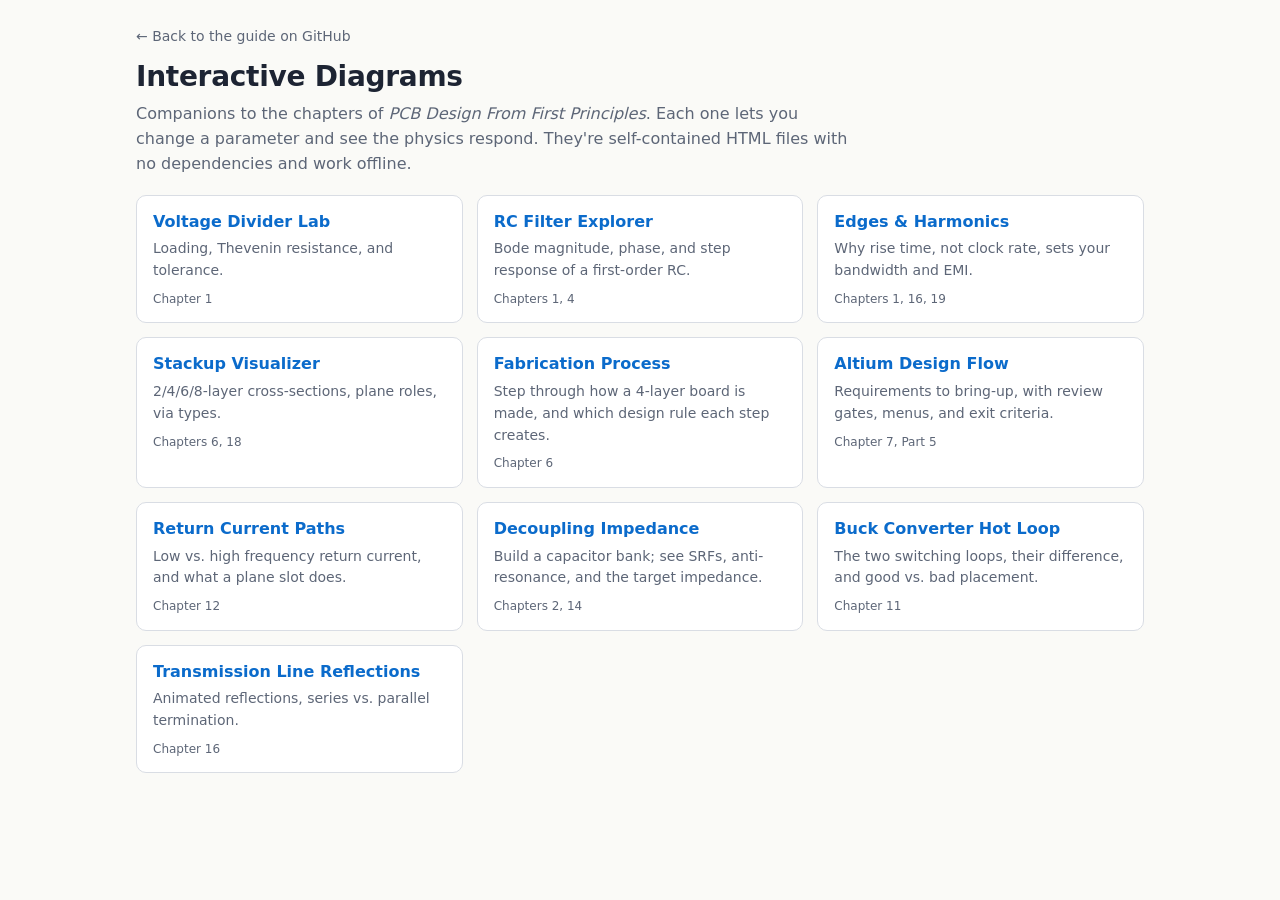
<file: diagrams/index.html>
<!DOCTYPE html>
<html lang="en">
<head>
<meta charset="utf-8">
<meta name="viewport" content="width=device-width, initial-scale=1">
<title>PCB Guide Diagrams</title>
<link rel="stylesheet" href="style.css">
</head>
<body>
<main>
  <header class="page">
    <a class="back" href="https://github.com/jeremiahhidayat/pcb-guide">← Back to the guide on GitHub</a>
    <h1>Interactive Diagrams</h1>
    <p class="lede">Companions to the chapters of <em>PCB Design From First Principles</em>. Each one lets you change a parameter and see the
      physics respond. They're self-contained HTML files with no dependencies and work offline.</p>
  </header>
  <nav class="grid">
    <a href="voltage-divider.html"><h3>Voltage Divider Lab</h3><p>Loading, Thevenin resistance, and tolerance.</p><small>Chapter 1</small></a>
    <a href="rc-filter.html"><h3>RC Filter Explorer</h3><p>Bode magnitude, phase, and step response of a first-order RC.</p><small>Chapters 1, 4</small></a>
    <a href="square-wave-harmonics.html"><h3>Edges &amp; Harmonics</h3><p>Why rise time, not clock rate, sets your bandwidth and EMI.</p><small>Chapters 1, 16, 19</small></a>
    <a href="pcb-stackup.html"><h3>Stackup Visualizer</h3><p>2/4/6/8-layer cross-sections, plane roles, via types.</p><small>Chapters 6, 18</small></a>
    <a href="pcb-fab-process.html"><h3>Fabrication Process</h3><p>Step through how a 4-layer board is made, and which design rule each step creates.</p><small>Chapter 6</small></a>
    <a href="altium-design-flow.html"><h3>Altium Design Flow</h3><p>Requirements to bring-up, with review gates, menus, and exit criteria.</p><small>Chapter 7, Part 5</small></a>
    <a href="return-path.html"><h3>Return Current Paths</h3><p>Low vs. high frequency return current, and what a plane slot does.</p><small>Chapter 12</small></a>
    <a href="decoupling-impedance.html"><h3>Decoupling Impedance</h3><p>Build a capacitor bank; see SRFs, anti-resonance, and the target impedance.</p><small>Chapters 2, 14</small></a>
    <a href="buck-hot-loop.html"><h3>Buck Converter Hot Loop</h3><p>The two switching loops, their difference, and good vs. bad placement.</p><small>Chapter 11</small></a>
    <a href="transmission-line.html"><h3>Transmission Line Reflections</h3><p>Animated reflections, series vs. parallel termination.</p><small>Chapter 16</small></a>
  </nav>
</main>
</body>
</html>
</file>
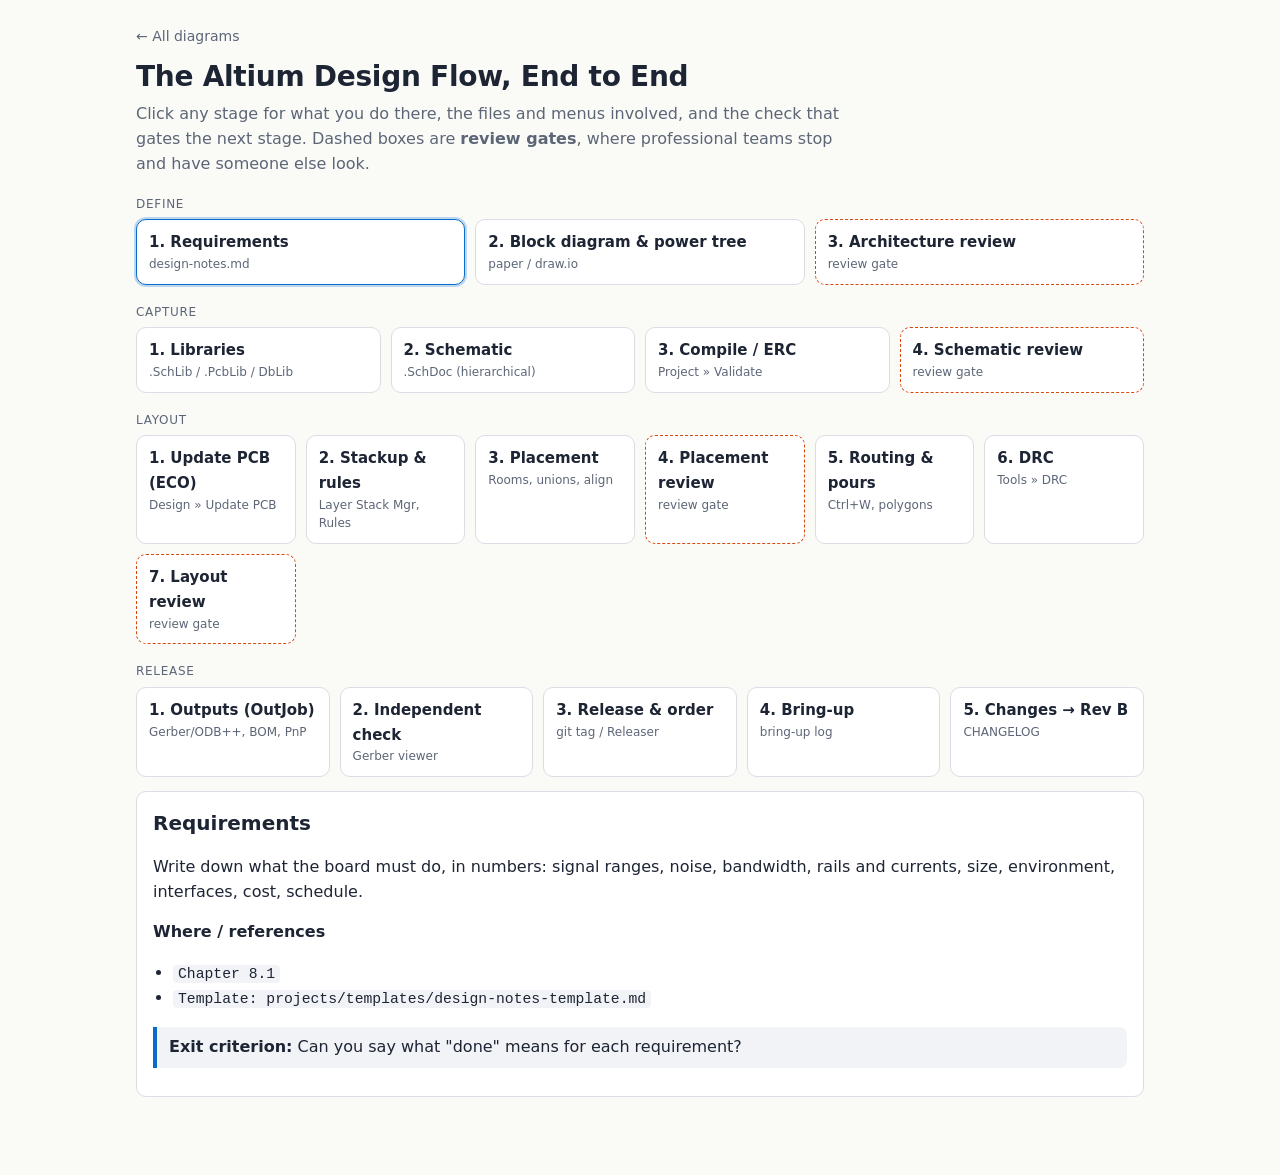
<file: diagrams/altium-design-flow.html>
<!DOCTYPE html>
<html lang="en">
<head>
<meta charset="utf-8">
<meta name="viewport" content="width=device-width, initial-scale=1">
<title>Altium Design Flow</title>
<link rel="stylesheet" href="style.css">
<style>
  .flow { display: grid; grid-template-columns: repeat(auto-fit, minmax(150px, 1fr)); gap: 10px; }
  .stage { position: relative; background: var(--panel); border: 1px solid var(--line); border-radius: 10px; padding: 10px 12px; cursor: pointer; }
  .stage:hover, .stage.on { border-color: var(--accent); box-shadow: 0 0 0 2px color-mix(in srgb, var(--accent) 25%, transparent); }
  .stage small { display: block; color: var(--muted); font-size: 12px; }
  .stage b { font-size: 15px; }
  .phase { font-size: 12px; text-transform: uppercase; letter-spacing: .06em; color: var(--muted); margin: 18px 0 6px; }
  #detail h2 { margin-top: 0; }
  #detail ul { padding-left: 20px; }
  .gate { border-style: dashed; border-color: var(--accent-2); }
</style>
</head>
<body>
<main>
  <header class="page">
    <a class="back" href="index.html">← All diagrams</a>
    <h1>The Altium Design Flow, End to End</h1>
    <p class="lede">Click any stage for what you do there, the files and menus involved, and the check that gates the next stage.
      Dashed boxes are <b>review gates</b>, where professional teams stop and have someone else look.</p>
  </header>
  <div id="flow"></div>
  <div class="card" id="detail"></div>
</main>
<script>
const PHASES = [
  ['Define', [
    ['req', 'Requirements', 'design-notes.md', 0],
    ['block', 'Block diagram & power tree', 'paper / draw.io', 0],
    ['rev1', 'Architecture review', 'gate', 1],
  ]],
  ['Capture', [
    ['lib', 'Libraries', '.SchLib / .PcbLib / DbLib', 0],
    ['sch', 'Schematic', '.SchDoc (hierarchical)', 0],
    ['erc', 'Compile / ERC', 'Project » Validate', 0],
    ['rev2', 'Schematic review', 'gate', 1],
  ]],
  ['Layout', [
    ['eco', 'Update PCB (ECO)', 'Design » Update PCB', 0],
    ['stack', 'Stackup & rules', 'Layer Stack Mgr, Rules', 0],
    ['place', 'Placement', 'Rooms, unions, align', 0],
    ['rev3', 'Placement review', 'gate', 1],
    ['route', 'Routing & pours', 'Ctrl+W, polygons', 0],
    ['drc', 'DRC', 'Tools » DRC', 0],
    ['rev4', 'Layout review', 'gate', 1],
  ]],
  ['Release', [
    ['out', 'Outputs (OutJob)', 'Gerber/ODB++, BOM, PnP', 0],
    ['check', 'Independent check', 'Gerber viewer', 0],
    ['rel', 'Release & order', 'git tag / Releaser', 0],
    ['bring', 'Bring-up', 'bring-up log', 0],
    ['ecr', 'Changes → Rev B', 'CHANGELOG', 0],
  ]],
];
const D = {
  req: ['Requirements', 'Write down what the board must do, in numbers: signal ranges, noise, bandwidth, rails and currents, size, environment, interfaces, cost, schedule.', ['Chapter 8.1', 'Template: projects/templates/design-notes-template.md'], 'Can you say what "done" means for each requirement?'],
  block: ['Block diagram & power tree', 'Sketch every functional block and every power rail with its current. Pick key parts (MCU, ADC, regulators) and check availability.', ['Chapter 11.1 (power tree)', 'Chapter 27 (supply chain)'], 'Power budget adds up with ≥ 1.5× margin; key parts are in stock.'],
  rev1: ['Architecture review', 'A 30-minute walk-through with a colleague. The cheapest place to catch a wrong ADC or an impossible thermal budget.', ['Chapter 23'], 'Reviewer comments tracked and closed.'],
  lib: ['Libraries', 'Create or verify symbols and footprints. Use the IPC Compliant Footprint Wizard or the datasheet land pattern. Add MPN, datasheet, and 3D model.', ['Chapter 9', '(PcbLib) Tools » IPC Compliant Footprint Wizard', 'Manufacturer Part Search panel'], 'Footprint printed 1:1 and checked against the real part; pin mapping verified.'],
  sch: ['Schematic', 'Hierarchical sheets, left-to-right signal flow, meaningful net names, decoupling next to each IC, design notes on the sheet. Use directives for net classes and diff pairs.', ['Chapter 8', 'Place » Directives » Parameter Set / Differential Pair'], 'Every part has a value, MPN, and justification.'],
  erc: ['Compile / ERC', 'Project » Validate PCB Project. Read every message. Tune the connection matrix so remaining warnings are meaningful.', ['Project » Project Options » Error Reporting / Connection Matrix'], 'Zero unexplained errors and warnings.'],
  rev2: ['Schematic review', 'Send PDF + design notes + BOM. Walk through by function (power, clocks, each interface).', ['checklists/schematic-review.md', 'File » Smart PDF'], 'All S1/S2 comments resolved.'],
  eco: ['Update PCB (ECO)', 'Design » Update PCB Document. Validate changes first; red X = missing footprint or pin/pad mismatch.', ['Chapter 8.6'], 'ECO executes with no errors.'],
  stack: ['Stackup & rules', 'Define the stackup with your fab\'s materials, impedance profiles, classes, and rules (clearance, width, vias, planes, mask, diff pairs, high-speed).', ['Chapter 7.5, 18', 'Design » Layer Stack Manager (D,K)', 'Design » Rules (D,R)'], 'Stackup matches fab quote; rules imported from your fab-class template.'],
  place: ['Placement', 'Mechanical parts first, then zones, then critical parts and their support parts, then everything else. Follow current flow and signal flow.', ['Chapter 13.1', 'Tools » Component Placement', 'Align (A)'], 'Hot loops tiny, decoupling at pins, analog away from switching, connectors on one edge.'],
  rev3: ['Placement review', 'Screenshots/3D + zones explained. Most layout problems are cheaper to fix here than after routing.', ['checklists/layout-review.md (placement section)'], 'Mechanical fit confirmed against enclosure STEP.'],
  route: ['Routing & pours', 'Power and ground first, then critical nets (clocks, diff pairs, analog), then the rest. Pour planes, stitch ground, add teardrops.', ['Chapter 13, 16, 17', 'Ctrl+W, Route » Interactive Diff Pair Routing, Tools » Via Stitching'], 'No signal crosses a plane gap; stitching vias at layer changes.'],
  drc: ['DRC', 'Tools » Design Rule Check. Fix violations; write specific rules for intentional exceptions instead of ignoring them.', ['Tools » Design Rule Check (T,D)'], 'Zero violations.'],
  rev4: ['Layout review', 'Layer-by-layer PDFs or a web viewer link. Check SI/PI/EMC, DFM, silkscreen, and test access.', ['checklists/layout-review.md', 'Altium 365 web review / comments'], 'All comments closed.'],
  out: ['Outputs (OutJob)', 'Gerber X2 or ODB++/IPC-2581, NC drill, IPC-356 netlist, BOM, pick-and-place, fab and assembly drawings, schematic PDF, STEP. DRC/ERC as validation outputs.', ['Chapter 25', 'File » New » Output Job File'], 'Generated from a clean, committed/tagged revision.'],
  check: ['Independent check', 'Open the Gerbers in a different viewer. Check layers, outline, drill alignment, mask, paste, silk, PnP rotations, BOM MPNs.', ['checklists/fab-release.md'], 'A second person has seen the Gerbers.'],
  rel: ['Release & order', 'Archive outputs under releases/rev-X, tag git, record the order. Never regenerate a released revision from modified files.', ['Chapter 28', 'Project » Project Releaser (A365)'], 'Release immutable and traceable.'],
  bring: ['Bring-up', 'Inspect → resistance checks → current-limited power-up stage by stage → clocks → debug → peripherals → full system. Log everything.', ['Chapter 26', 'projects/02-sensor-daq-board/bringup_test.py'], 'Every rail and interface verified; issues logged with root cause.'],
  ecr: ['Changes → Rev B', 'Turn every bring-up issue and rework into a changelog entry and a schematic/layout change. Update checklists with lessons learned.', ['Chapter 28.3'], 'Every bodge wire has a corresponding fix.'],
};
const flow = document.getElementById('flow');
PHASES.forEach(([name, stages]) => {
  flow.insertAdjacentHTML('beforeend', `<div class="phase">${name}</div>`);
  const g = document.createElement('div'); g.className = 'flow';
  stages.forEach(([id, t, s, gate], k) => g.insertAdjacentHTML('beforeend', `<div class="stage ${gate ? 'gate' : ''}" data-id="${id}"><b>${k + 1}. ${t}</b><small>${gate ? 'review gate' : s}</small></div>`));
  flow.appendChild(g);
});
function show(id) {
  const [t, d, refs, gate] = D[id];
  document.getElementById('detail').innerHTML = `<h2>${t}</h2><p>${d}</p><b>Where / references</b><ul>${refs.map(r => `<li><code>${r}</code></li>`).join('')}</ul><div class="insight"><b>Exit criterion:</b> ${gate}</div>`;
  document.querySelectorAll('.stage').forEach(s => s.classList.toggle('on', s.dataset.id === id));
}
document.querySelectorAll('.stage').forEach(s => s.onclick = () => show(s.dataset.id));
show('req');
</script>
</body>
</html>
</file>
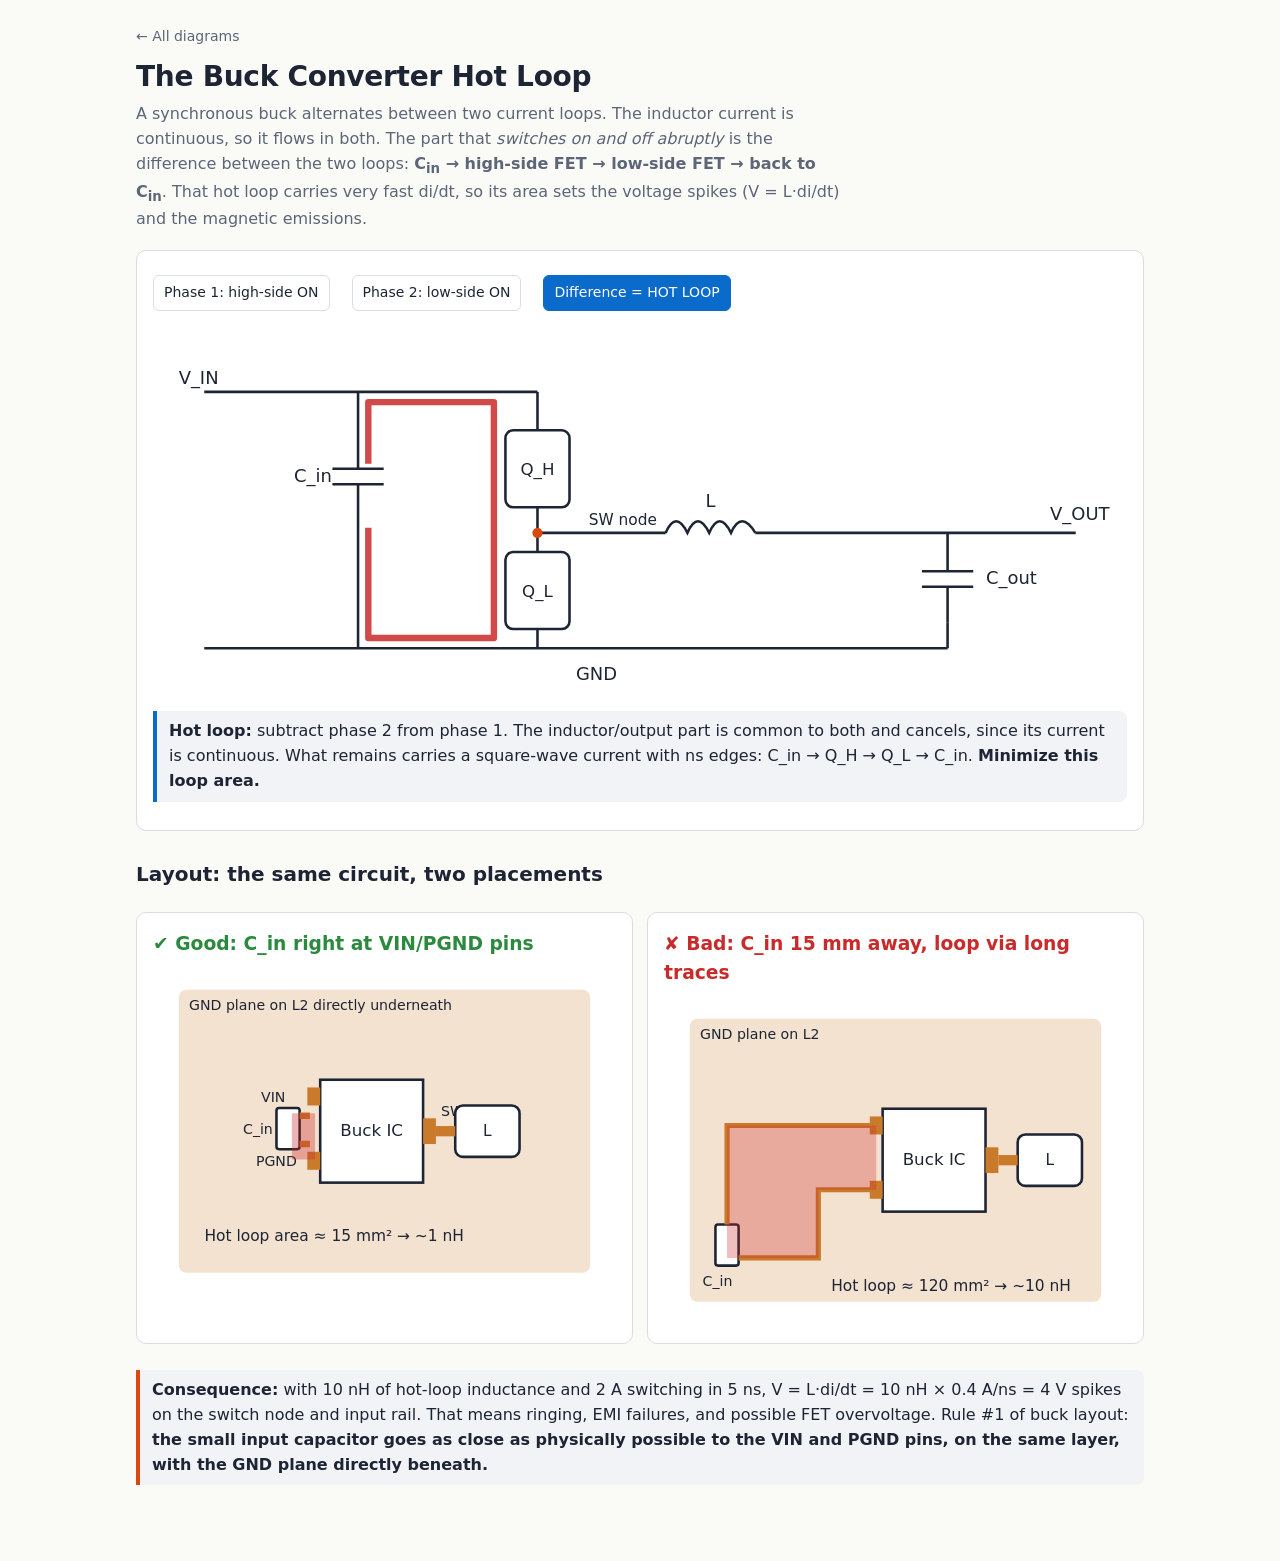
<file: diagrams/buck-hot-loop.html>
<!DOCTYPE html>
<html lang="en">
<head>
<meta charset="utf-8">
<meta name="viewport" content="width=device-width, initial-scale=1">
<title>Buck Converter Hot Loop</title>
<link rel="stylesheet" href="style.css">
<style>
  .loop { fill: none; stroke-width: 5; stroke-linejoin: round; opacity: 0; transition: opacity .25s; }
  .show .loop.on { opacity: .85; }
  .comp { fill: var(--panel); stroke: var(--ink); stroke-width: 2; }
  .wire { stroke: var(--ink); stroke-width: 2; fill: none; }
  .pad { fill: var(--copper); }
  .pour { fill: var(--copper); opacity: .22; }
</style>
</head>
<body>
<main>
  <header class="page">
    <a class="back" href="index.html">← All diagrams</a>
    <h1>The Buck Converter Hot Loop</h1>
    <p class="lede">A synchronous buck alternates between two current loops. The inductor current is continuous, so it flows in both.
      The part that <em>switches on and off abruptly</em> is the difference between the two loops: <b>C<sub>in</sub> → high-side FET → low-side FET → back to C<sub>in</sub></b>.
      That hot loop carries very fast di/dt, so its area sets the voltage spikes (V = L·di/dt) and the magnetic emissions.</p>
  </header>

  <div class="card show" id="sch">
    <div class="controls">
      <button data-m="on">Phase 1: high-side ON</button>
      <button data-m="off">Phase 2: low-side ON</button>
      <button data-m="hot" class="primary">Difference = HOT LOOP</button>
    </div>
    <svg viewBox="0 0 760 300" role="img" aria-label="Buck converter schematic with current loops">
      <!-- rails -->
      <path class="wire" d="M40 60 H300 M300 60 V90 M300 150 V170 M300 170 H400 M470 170 H620 V200 M620 240 V260 M40 260 H620 M300 170 V185 M300 245 V260 M160 60 V120 M160 160 V260 M620 170 H720"/>
      <!-- Cin -->
      <line x1="140" y1="120" x2="180" y2="120" class="wire"/><line x1="140" y1="132" x2="180" y2="132" class="wire"/>
      <path class="wire" d="M160 132 V160"/>
      <text x="110" y="130" font-size="14">C_in</text>
      <!-- High FET -->
      <rect x="275" y="90" width="50" height="60" rx="6" class="comp"/><text x="300" y="125" font-size="13" text-anchor="middle">Q_H</text>
      <!-- Low FET -->
      <rect x="275" y="185" width="50" height="60" rx="6" class="comp"/><text x="300" y="220" font-size="13" text-anchor="middle">Q_L</text>
      <!-- Inductor -->
      <path class="wire" d="M400 170 q8 -18 17 0 q8 -18 17 0 q8 -18 17 0 q8 -18 19 0"/>
      <text x="435" y="150" font-size="14" text-anchor="middle">L</text>
      <!-- Cout -->
      <line x1="600" y1="200" x2="640" y2="200" class="wire"/><line x1="600" y1="212" x2="640" y2="212" class="wire"/>
      <path class="wire" d="M620 212 V240"/>
      <text x="650" y="210" font-size="14">C_out</text>
      <text x="20" y="54" font-size="14">V_IN</text><text x="700" y="160" font-size="14">V_OUT</text><text x="330" y="285" font-size="14">GND</text>
      <text x="340" y="164" font-size="12" fill="var(--accent-2)">SW node</text>
      <circle cx="300" cy="170" r="4" fill="var(--accent-2)"/>
      <!-- loops -->
      <path class="loop" id="l1" stroke="var(--accent)" d="M160 116 V66 H292 V164 H400 M470 164 H612 V252 H168 V168"/>
      <path class="loop" id="l2" stroke="var(--good)" d="M308 252 V176 H400 M470 176 H628 V252 Z"/>
      <path class="loop" id="hot" stroke="var(--bad)" d="M168 116 V68 H266 V252 H168 V166" />
    </svg>
    <div class="insight" id="expl"></div>
  </div>

  <h2>Layout: the same circuit, two placements</h2>
  <div class="two-col">
    <div class="card">
      <h3 style="margin:0 0 6px;color:var(--good)">✔ Good: C_in right at VIN/PGND pins</h3>
      <svg viewBox="0 0 360 260">
        <rect x="20" y="20" width="320" height="220" class="pour" rx="6"/>
        <text x="28" y="36" font-size="11" fill="var(--muted)">GND plane on L2 directly underneath</text>
        <rect x="130" y="90" width="80" height="80" class="comp"/><text x="170" y="134" font-size="13" text-anchor="middle">Buck IC</text>
        <rect x="120" y="96" width="10" height="14" class="pad"/><text x="84" y="107" font-size="11">VIN</text>
        <rect x="120" y="146" width="10" height="14" class="pad"/><text x="80" y="157" font-size="11">PGND</text>
        <rect x="210" y="120" width="10" height="20" class="pad"/><text x="224" y="118" font-size="11">SW</text>
        <rect x="96" y="112" width="18" height="32" rx="2" class="comp"/><text x="70" y="132" font-size="11">C_in</text>
        <path d="M114 118 H122 M114 140 H122" stroke="var(--copper)" stroke-width="5"/>
        <rect x="235" y="110" width="50" height="40" rx="6" class="comp"/><text x="260" y="134" font-size="12" text-anchor="middle">L</text>
        <path d="M220 130 H235" stroke="var(--copper)" stroke-width="8"/>
        <path d="M108 116 H126 V152 H108 Z" fill="var(--bad)" opacity=".35"/>
        <text x="40" y="215" font-size="12" fill="var(--bad)">Hot loop area ≈ 15 mm² → ~1 nH</text>
      </svg>
    </div>
    <div class="card">
      <h3 style="margin:0 0 6px;color:var(--bad)">✘ Bad: C_in 15 mm away, loop via long traces</h3>
      <svg viewBox="0 0 360 260">
        <rect x="20" y="20" width="320" height="220" class="pour" rx="6"/>
        <text x="28" y="36" font-size="11" fill="var(--muted)">GND plane on L2</text>
        <rect x="170" y="90" width="80" height="80" class="comp"/><text x="210" y="134" font-size="13" text-anchor="middle">Buck IC</text>
        <rect x="160" y="96" width="10" height="14" class="pad"/>
        <rect x="160" y="146" width="10" height="14" class="pad"/>
        <rect x="250" y="120" width="10" height="20" class="pad"/>
        <rect x="40" y="180" width="18" height="32" rx="2" class="comp"/><text x="30" y="228" font-size="11">C_in</text>
        <path d="M49 180 V103 H162" stroke="var(--copper)" stroke-width="4" fill="none"/>
        <path d="M58 206 H120 V153 H162" stroke="var(--copper)" stroke-width="4" fill="none"/>
        <rect x="275" y="110" width="50" height="40" rx="6" class="comp"/><text x="300" y="134" font-size="12" text-anchor="middle">L</text>
        <path d="M260 130 H275" stroke="var(--copper)" stroke-width="8"/>
        <path d="M49 103 H165 V153 H120 V206 H49 Z" fill="var(--bad)" opacity=".3"/>
        <text x="130" y="232" font-size="12" fill="var(--bad)">Hot loop ≈ 120 mm² → ~10 nH</text>
      </svg>
    </div>
  </div>
  <div class="insight warn"><b>Consequence:</b> with 10 nH of hot-loop inductance and 2 A switching in 5 ns, V = L·di/dt = 10 nH × 0.4 A/ns = 4 V spikes on the switch node
    and input rail. That means ringing, EMI failures, and possible FET overvoltage. Rule #1 of buck layout: <b>the small input capacitor goes as close as physically possible to
    the VIN and PGND pins, on the same layer, with the GND plane directly beneath.</b></div>
</main>
<script>
const EXPL = {
  on: '<b>Phase 1 (Q_H on):</b> current flows from V_IN / C_in through Q_H, the SW node, and the inductor to the load, returning through ground to C_in.',
  off: '<b>Phase 2 (Q_L on):</b> the inductor keeps current flowing (v = L·di/dt resists change). It now circulates through Q_L from ground. C_in is not in this loop.',
  hot: '<b>Hot loop:</b> subtract phase 2 from phase 1. The inductor/output part is common to both and cancels, since its current is continuous. What remains carries a square-wave current with ns edges: C_in → Q_H → Q_L → C_in. <b>Minimize this loop area.</b>',
};
function mode(m) {
  document.getElementById('l1').classList.toggle('on', m === 'on');
  document.getElementById('l2').classList.toggle('on', m === 'off');
  document.getElementById('hot').classList.toggle('on', m === 'hot');
  document.getElementById('expl').innerHTML = EXPL[m];
}
document.querySelectorAll('[data-m]').forEach(b => b.onclick = () => mode(b.dataset.m));
mode('hot');
</script>
</body>
</html>
</file>
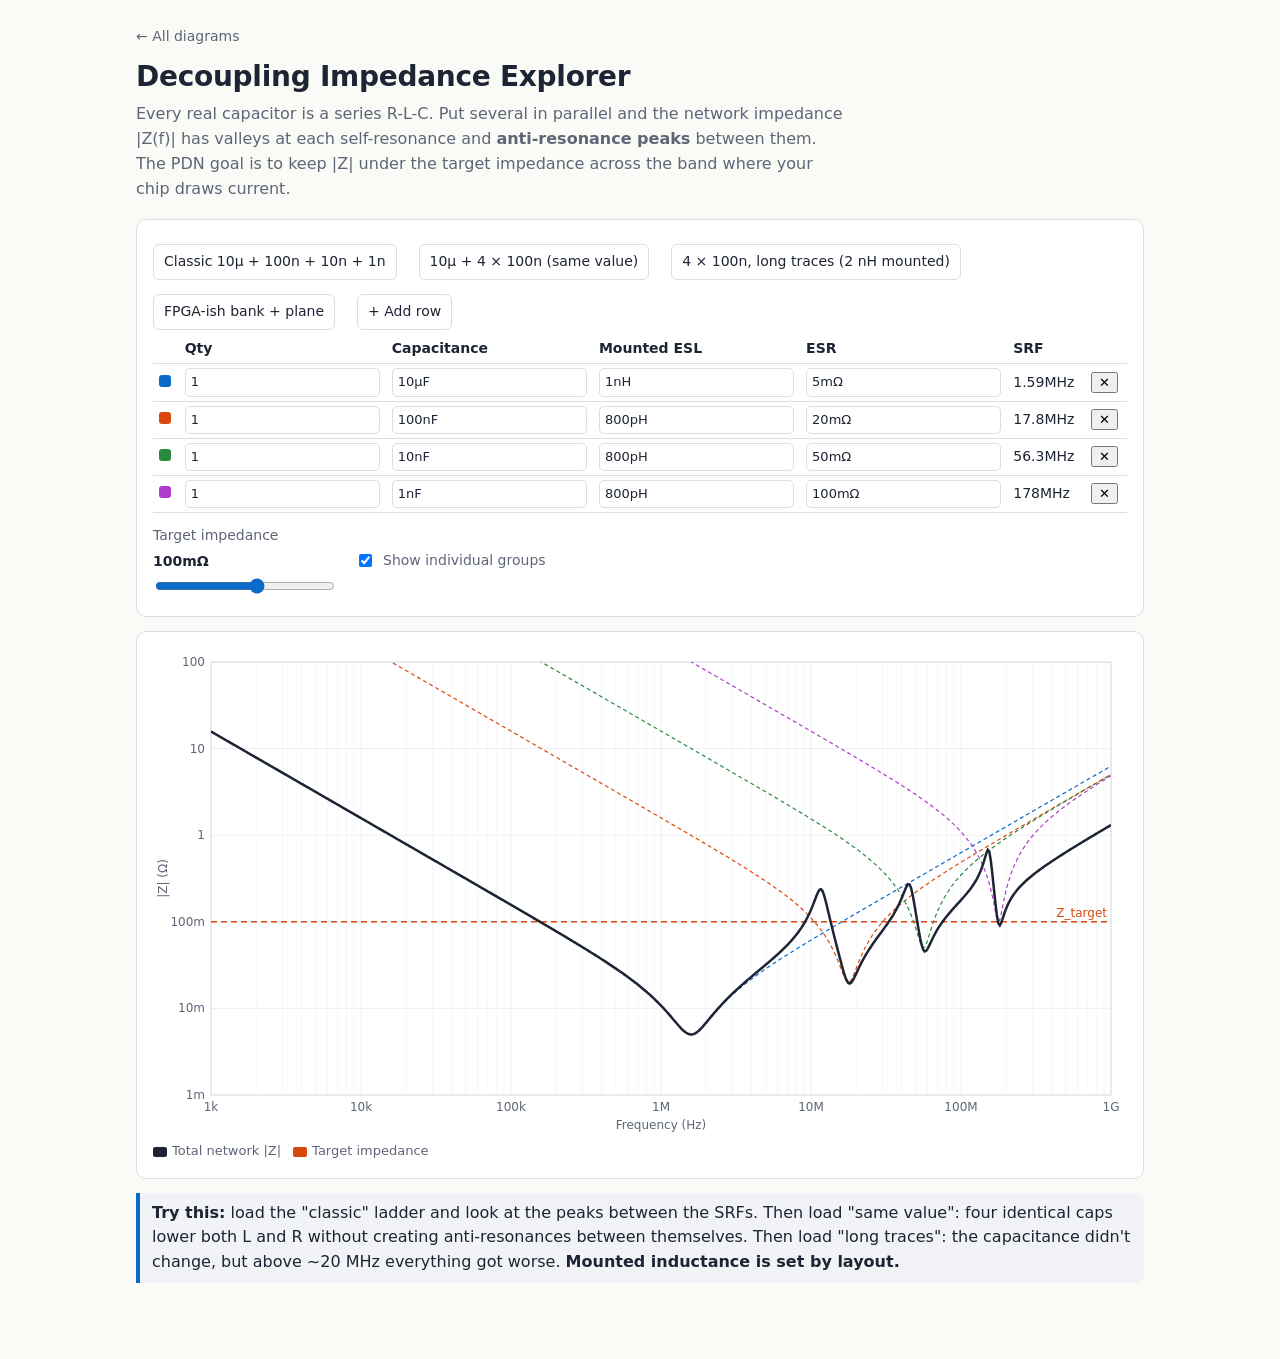
<file: diagrams/decoupling-impedance.html>
<!DOCTYPE html>
<html lang="en">
<head>
<meta charset="utf-8">
<meta name="viewport" content="width=device-width, initial-scale=1">
<title>Decoupling Impedance Explorer</title>
<link rel="stylesheet" href="style.css">
<style>
  table.caps { width: 100%; border-collapse: collapse; font-size: 14px; }
  table.caps td, table.caps th { padding: 4px 6px; border-bottom: 1px solid var(--line); text-align: left; }
  table.caps input, table.caps select { width: 100%; font: inherit; font-size: 13px; padding: 3px 5px; border: 1px solid var(--line); border-radius: 5px; background: var(--panel); color: var(--ink); }
  .sw { display: inline-block; width: 12px; height: 12px; border-radius: 3px; }
</style>
</head>
<body>
<main>
  <header class="page">
    <a class="back" href="index.html">← All diagrams</a>
    <h1>Decoupling Impedance Explorer</h1>
    <p class="lede">Every real capacitor is a series R-L-C. Put several in parallel and the network impedance |Z(f)| has valleys at each
      self-resonance and <b>anti-resonance peaks</b> between them. The PDN goal is to keep |Z| under the target impedance across the band
      where your chip draws current.</p>
  </header>
  <div class="card">
    <div class="controls">
      <button data-preset="ladder">Classic 10µ + 100n + 10n + 1n</button>
      <button data-preset="same">10µ + 4 × 100n (same value)</button>
      <button data-preset="badmount">4 × 100n, long traces (2 nH mounted)</button>
      <button data-preset="fpga">FPGA-ish bank + plane</button>
      <button id="add">+ Add row</button>
    </div>
    <table class="caps" id="tbl"><thead><tr><th></th><th>Qty</th><th>Capacitance</th><th>Mounted ESL</th><th>ESR</th><th>SRF</th><th></th></tr></thead><tbody></tbody></table>
    <div class="controls" style="margin-top:12px">
      <label>Target impedance <span class="val" id="ztv"></span><input type="range" id="zt" min="-3" max="0.5" step="0.01" value="-1"></label>
      <label style="flex-direction:row;align-items:center;gap:8px;min-width:0"><input type="checkbox" id="each" checked> Show individual groups</label>
    </div>
  </div>
  <div class="card"><canvas id="cv"></canvas>
    <div class="legend"><span><i style="background:var(--ink)"></i>Total network |Z|</span><span><i style="background:var(--accent-2)"></i>Target impedance</span></div>
  </div>
  <div class="insight"><b>Try this:</b> load the "classic" ladder and look at the peaks between the SRFs. Then load "same value": four identical
    caps lower both L and R without creating anti-resonances between themselves. Then load "long traces": the capacitance didn't change, but
    above ~20 MHz everything got worse. <b>Mounted inductance is set by layout.</b></div>
</main>
<script src="plot.js"></script>
<script>
const { Plot, fmt, css, logspace, onTheme } = PCB;
const $ = id => document.getElementById(id);
const COLORS = ['#0b6bcb', '#d9480f', '#2b8a3e', '#ae3ec9', '#e67700', '#1098ad', '#c2255c', '#5c7cfa'];
const plot = new Plot($('cv'), { xLog: true, yLog: true, xRange: [1e3, 1e9], yRange: [1e-3, 1e2], xLabel: 'Frequency (Hz)', yLabel: '|Z| (Ω)', aspect: 0.5 });
const PRESETS = {
  ladder: [[1, 10e-6, 1.0e-9, 0.005], [1, 100e-9, 0.8e-9, 0.02], [1, 10e-9, 0.8e-9, 0.05], [1, 1e-9, 0.8e-9, 0.1]],
  same: [[1, 10e-6, 1.0e-9, 0.005], [4, 100e-9, 0.8e-9, 0.02]],
  badmount: [[1, 10e-6, 3e-9, 0.005], [4, 100e-9, 2.0e-9, 0.02]],
  fpga: [[2, 100e-6, 2e-9, 0.01], [4, 4.7e-6, 0.6e-9, 0.004], [10, 470e-9, 0.45e-9, 0.01], [1, 20e-9, 0.05e-9, 0.02]],
};
let rows = [];
const parse = s => { const m = String(s).trim().match(/^([\d.eE+-]+)\s*([pnuµmk]?)/); if (!m) return NaN; return +m[1] * ({ p: 1e-12, n: 1e-9, u: 1e-6, µ: 1e-6, m: 1e-3, k: 1e3, '': 1 })[m[2]]; };
function renderTable() {
  const tb = $('tbl').querySelector('tbody'); tb.innerHTML = '';
  rows.forEach((r, i) => {
    const srf = 1 / (2 * Math.PI * Math.sqrt(r[1] * r[2]));
    const tr = document.createElement('tr');
    tr.innerHTML = `<td><span class="sw" style="background:${COLORS[i % 8]}"></span></td>
      <td><input value="${r[0]}" data-i="${i}" data-k="0"></td>
      <td><input value="${fmt(r[1])}F" data-i="${i}" data-k="1"></td>
      <td><input value="${fmt(r[2])}H" data-i="${i}" data-k="2"></td>
      <td><input value="${fmt(r[3])}Ω" data-i="${i}" data-k="3"></td>
      <td>${fmt(srf)}Hz</td><td><button data-del="${i}">✕</button></td>`;
    tb.appendChild(tr);
  });
  tb.querySelectorAll('input').forEach(inp => inp.addEventListener('change', () => {
    const v = inp.dataset.k === '0' ? parseInt(inp.value) : parse(inp.value.replace(/[FHΩ]/g, ''));
    if (isFinite(v) && v > 0) rows[+inp.dataset.i][+inp.dataset.k] = v;
    renderTable(); draw();
  }));
  tb.querySelectorAll('[data-del]').forEach(b => b.onclick = () => { rows.splice(+b.dataset.del, 1); renderTable(); draw(); });
}
function zGroup(r, f) { // complex impedance of n identical caps in parallel
  const w = 2 * Math.PI * f; return [r[3] / r[0], (w * r[2] - 1 / (w * r[1])) / r[0]];
}
function draw() {
  const zt = 10 ** +$('zt').value; $('ztv').textContent = fmt(zt) + 'Ω';
  const f = logspace(1e3, 1e9, 600);
  plot.clear(); plot.axes();
  if ($('each').checked) rows.forEach((r, i) => plot.line(f, f.map(x => Math.hypot(...zGroup(r, x))), COLORS[i % 8], 1.2, [4, 3]));
  const tot = f.map(x => {
    let yr = 0, yi = 0;
    rows.forEach(r => { const [a, b] = zGroup(r, x); const d = a * a + b * b; yr += a / d; yi += -b / d; });
    const d = yr * yr + yi * yi; return Math.hypot(yr / d, -yi / d);
  });
  plot.hline(zt, '--accent-2', [6, 4], 'Z_target');
  plot.line(f, tot, '--ink', 2.5);
}
function load(p) { rows = PRESETS[p].map(r => r.slice()); renderTable(); draw(); }
document.querySelectorAll('[data-preset]').forEach(b => b.onclick = () => load(b.dataset.preset));
$('add').onclick = () => { rows.push([1, 1e-6, 0.7e-9, 0.01]); renderTable(); draw(); };
['zt', 'each'].forEach(id => $(id).addEventListener('input', draw));
plot.onResize = draw; onTheme(draw); load('ladder');
</script>
</body>
</html>
</file>
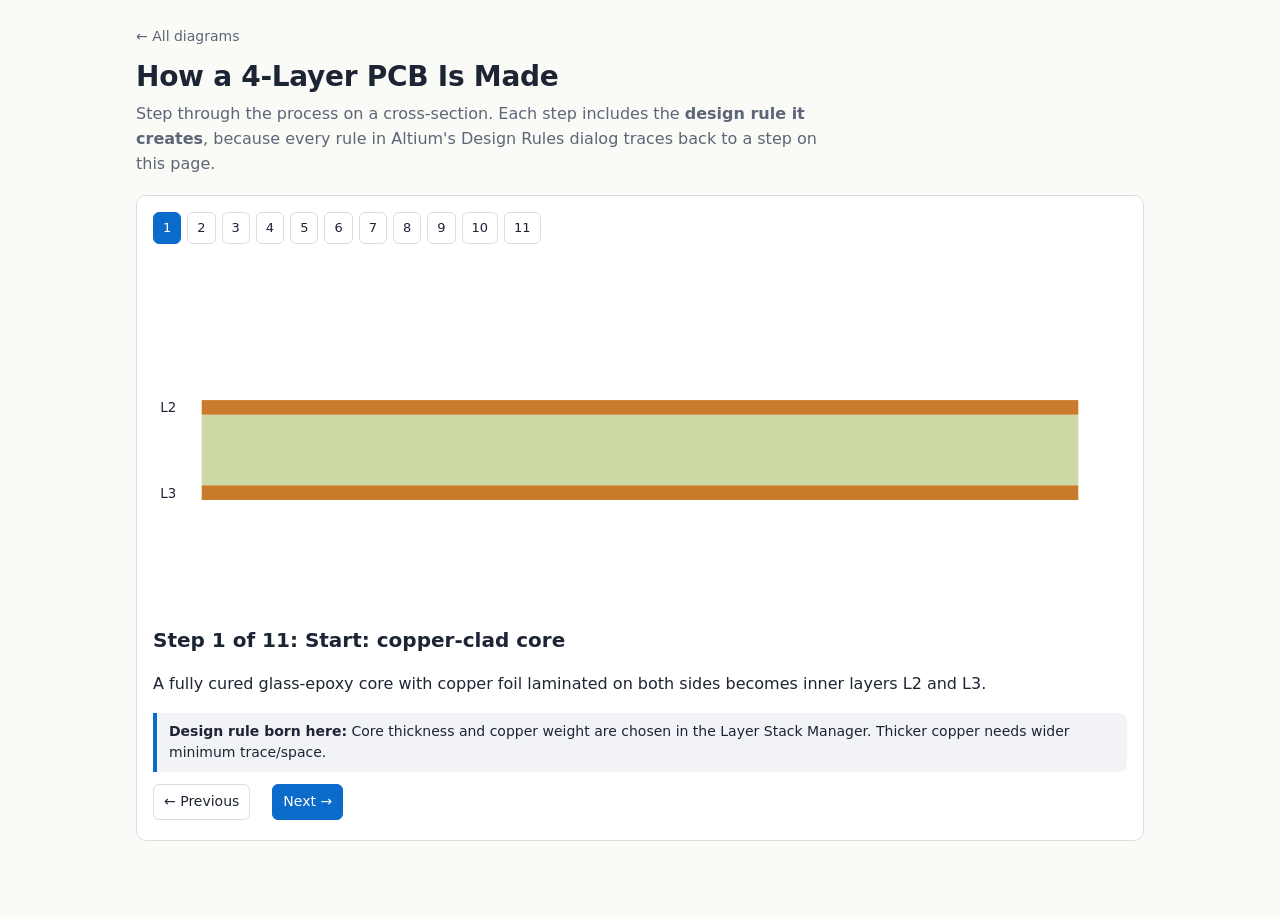
<file: diagrams/pcb-fab-process.html>
<!DOCTYPE html>
<html lang="en">
<head>
<meta charset="utf-8">
<meta name="viewport" content="width=device-width, initial-scale=1">
<title>PCB Fabrication Process</title>
<link rel="stylesheet" href="style.css">
<style>
  .stepnav { display: flex; flex-wrap: wrap; gap: 6px; margin-bottom: 10px; }
  .stepnav button { font: inherit; font-size: 13px; padding: 5px 9px; border-radius: 6px; border: 1px solid var(--line); background: var(--panel); color: var(--ink); cursor: pointer; }
  .stepnav button.on { background: var(--accent); color: #fff; border-color: var(--accent); }
  #rule { font-size: 14px; }
</style>
</head>
<body>
<main>
  <header class="page">
    <a class="back" href="index.html">← All diagrams</a>
    <h1>How a 4-Layer PCB Is Made</h1>
    <p class="lede">Step through the process on a cross-section. Each step includes the <b>design rule it creates</b>, because every rule in
      Altium's Design Rules dialog traces back to a step on this page.</p>
  </header>
  <div class="card">
    <div class="stepnav" id="nav"></div>
    <svg id="svg" viewBox="0 0 800 300" role="img" aria-label="PCB cross-section during fabrication"></svg>
    <h2 id="title" style="margin-top:6px"></h2>
    <p id="desc"></p>
    <div class="insight" id="rule"></div>
    <div class="controls"><button id="prev">← Previous</button><button id="next" class="primary">Next →</button></div>
  </div>
</main>
<script>
const $ = id => document.getElementById(id);
const NS = 'http://www.w3.org/2000/svg';
const STEPS = [
  { t: 'Start: copper-clad core', d: 'A fully cured glass-epoxy core with copper foil laminated on both sides becomes inner layers L2 and L3.',
    r: 'Core thickness and copper weight are chosen in the Layer Stack Manager. Thicker copper needs wider minimum trace/space.', s: { core: 1, innerFull: 1 } },
  { t: 'Inner-layer imaging', d: 'Photoresist is laminated on, exposed through the layer image (from your Gerber/ODB++ data), and developed. The resist remains where copper should stay.',
    r: 'Your copper artwork is literally this photomask. Anything drawn on a copper layer becomes copper.', s: { core: 1, innerFull: 1, resist: 1 } },
  { t: 'Etch and strip', d: 'Unprotected copper is etched away. The etchant also undercuts sideways, so fine features need thin copper and a width compensation.',
    r: 'Minimum trace/space rules (e.g. 0.127 mm) come from etch resolution. Acid-trap and sliver rules come from etching too.', s: { core: 1, innerPat: 1 } },
  { t: 'AOI + lay-up with prepreg and foil', d: 'Inner layers are optically inspected, oxide-treated, and stacked with prepreg sheets and outer copper foils.',
    r: 'Prepreg thickness (with resin flow) sets outer-layer impedance. Layer-to-layer registration tolerance (~±75 µm) drives annular ring rules.', s: { core: 1, innerPat: 1, prepreg: 1, outerFoil: 1 } },
  { t: 'Lamination', d: 'Heat and pressure melt the prepreg resin, which flows into gaps between inner traces and cures. Unbalanced copper warps the board here.',
    r: 'Keep the stackup symmetric and copper roughly balanced to prevent bow and twist.', s: { core: 1, innerPat: 1, prepreg: 1, outerFoil: 1, laminated: 1 } },
  { t: 'Drilling', d: 'Holes are mechanically drilled through the stack (laser for microvias). The drill can wander a little.',
    r: 'Min drill size, aspect ratio (~8–10:1), hole-to-hole spacing, and annular ring (pad − drill)/2 all come from drilling.', s: { core: 1, innerPat: 1, prepreg: 1, outerFoil: 1, laminated: 1, holes: 1 } },
  { t: 'Desmear, electroless Cu, pattern plating', d: 'Hole walls are cleaned and seeded with a thin chemical copper layer, then electroplated (~25 µm) along with the outer traces.',
    r: 'Outer layers end up thicker than the base foil. Impedance calculators need the final plated thickness. Plating also sets via current capacity.', s: { core: 1, innerPat: 1, prepreg: 1, outerFoil: 1, laminated: 1, holes: 1, plated: 1 } },
  { t: 'Outer-layer etch', d: 'Outer-layer pattern is etched, leaving traces, pads, and plated holes.',
    r: 'Outer-layer trace/space minimums are often larger than inner because of the extra plating thickness.', s: { core: 1, innerPat: 1, prepreg: 1, laminated: 1, holes: 1, plated: 1, outerPat: 1 } },
  { t: 'Solder mask', d: 'Liquid photoimageable mask is coated, exposed, and developed to open pads. Vias can be covered ("tented").',
    r: 'Solder Mask Expansion and Minimum Solder Mask Sliver rules come from mask registration and resolution (~0.1 mm web minimum).', s: { core: 1, innerPat: 1, prepreg: 1, laminated: 1, holes: 1, plated: 1, outerPat: 1, mask: 1 } },
  { t: 'Surface finish + silkscreen', d: 'Exposed copper gets a finish (ENIG shown in gold) that protects it and makes it solderable. The legend is printed.',
    r: 'Silk-to-mask clearance rule: silkscreen is clipped off pads. Minimum silk line width/text height come from the printer.', s: { core: 1, innerPat: 1, prepreg: 1, laminated: 1, holes: 1, plated: 1, outerPat: 1, mask: 1, finish: 1 } },
  { t: 'Electrical test + routing', d: 'A flying probe or bed-of-nails tests every net against your netlist (IPC-D-356), then the board outline is routed or V-scored out of the panel.',
    r: 'Board-edge clearance for copper (≥ 0.3 mm) and minimum inside-corner radius (router bit ~2 mm) come from this step.', s: { core: 1, innerPat: 1, prepreg: 1, laminated: 1, holes: 1, plated: 1, outerPat: 1, mask: 1, finish: 1, routed: 1 } },
];
let i = 0;
function el(tag, a, p) { const e = document.createElementNS(NS, tag); for (const k in a) e.setAttribute(k, a[k]); (p || $('svg')).appendChild(e); return e; }
function draw() {
  const S = STEPS[i].s, svg = $('svg'); svg.innerHTML = '';
  const X0 = S.routed ? 90 : 40, X1 = S.routed ? 710 : 760;
  const traces = [[120, 60], [260, 40], [420, 60], [560, 40], [650, 30]];
  const holes = [[200, 22], [500, 22]];
  const y = { top: 50, pre1: 62, l2: 120, core: 132, l3: 190, pre2: 202, bot: 250 };
  if (S.prepreg) { el('rect', { x: X0, y: y.pre1, width: X1 - X0, height: 58, fill: 'var(--prepreg)' }); el('rect', { x: X0, y: y.pre2, width: X1 - X0, height: 48, fill: 'var(--prepreg)' }); }
  if (S.core) el('rect', { x: X0, y: y.core, width: X1 - X0, height: 58, fill: 'var(--fr4)' });
  const inner = (yy) => {
    if (S.innerFull) el('rect', { x: X0, y: yy, width: X1 - X0, height: 12, fill: 'var(--copper)' });
    if (S.innerPat) traces.forEach(([x, w]) => el('rect', { x, y: yy, width: w, height: 12, fill: 'var(--copper)' }));
  };
  inner(y.l2); inner(y.l3 - 0);
  if (S.resist) traces.forEach(([x, w]) => { el('rect', { x, y: y.l2 - 8, width: w, height: 8, fill: 'var(--accent)', opacity: .7 }); el('rect', { x, y: y.l3 + 12, width: w, height: 8, fill: 'var(--accent)', opacity: .7 }); });
  if (S.outerFoil) { el('rect', { x: X0, y: y.top, width: X1 - X0, height: 12, fill: 'var(--copper)' }); el('rect', { x: X0, y: y.bot, width: X1 - X0, height: 12, fill: 'var(--copper)' }); }
  if (S.outerPat) [[180, 60], [480, 60], [620, 50]].forEach(([x, w]) => { el('rect', { x, y: y.top, width: w, height: 14, fill: 'var(--copper)' }); el('rect', { x, y: y.bot - 2, width: w, height: 14, fill: 'var(--copper)' }); });
  if (S.holes) holes.forEach(([x, w]) => {
    el('rect', { x, y: y.top - 2, width: w, height: y.bot + 16 - y.top, fill: 'var(--panel)' });
    if (S.plated) { el('rect', { x, y: y.top - 2, width: 4, height: y.bot + 16 - y.top, fill: 'var(--copper)' }); el('rect', { x: x + w - 4, y: y.top - 2, width: 4, height: y.bot + 16 - y.top, fill: 'var(--copper)' }); }
  });
  if (S.mask) {
    el('rect', { x: X0, y: y.top - 8, width: X1 - X0, height: 8, fill: 'var(--mask)', opacity: .9 });
    el('rect', { x: X0, y: y.bot + 12, width: X1 - X0, height: 8, fill: 'var(--mask)', opacity: .9 });
    [[185, 50], [485, 50]].forEach(([x, w]) => { el('rect', { x, y: y.top - 8, width: w, height: 8, fill: 'var(--panel)' }); el('rect', { x, y: y.bot + 12, width: w, height: 8, fill: 'var(--panel)' }); });
  }
  if (S.finish) [[185, 50], [485, 50]].forEach(([x, w]) => { el('rect', { x, y: y.top - 4, width: w, height: 4, fill: '#d4af37' }); el('rect', { x, y: y.bot + 14, width: w, height: 4, fill: '#d4af37' }); });
  if (S.finish) { const t = el('text', { x: 630, y: y.top - 14, 'font-size': 12, fill: 'var(--muted)' }); t.textContent = 'U1 ▢'; }
  const lab = (txt, yy) => { const t = el('text', { x: 6, y: yy, 'font-size': 11, fill: 'var(--muted)' }); t.textContent = txt; };
  if (S.outerFoil || S.outerPat) lab('L1', y.top + 10); lab('L2', y.l2 + 10); lab('L3', y.l3 + 10); if (S.outerFoil || S.outerPat) lab('L4', y.bot + 10);
  $('title').textContent = `Step ${i + 1} of ${STEPS.length}: ${STEPS[i].t}`;
  $('desc').textContent = STEPS[i].d; $('rule').innerHTML = '<b>Design rule born here:</b> ' + STEPS[i].r;
  document.querySelectorAll('#nav button').forEach((b, k) => b.classList.toggle('on', k === i));
}
STEPS.forEach((s, k) => { const b = document.createElement('button'); b.textContent = k + 1; b.title = s.t; b.onclick = () => { i = k; draw(); }; $('nav').appendChild(b); });
$('prev').onclick = () => { i = Math.max(0, i - 1); draw(); };
$('next').onclick = () => { i = Math.min(STEPS.length - 1, i + 1); draw(); };
draw();
</script>
</body>
</html>
</file>
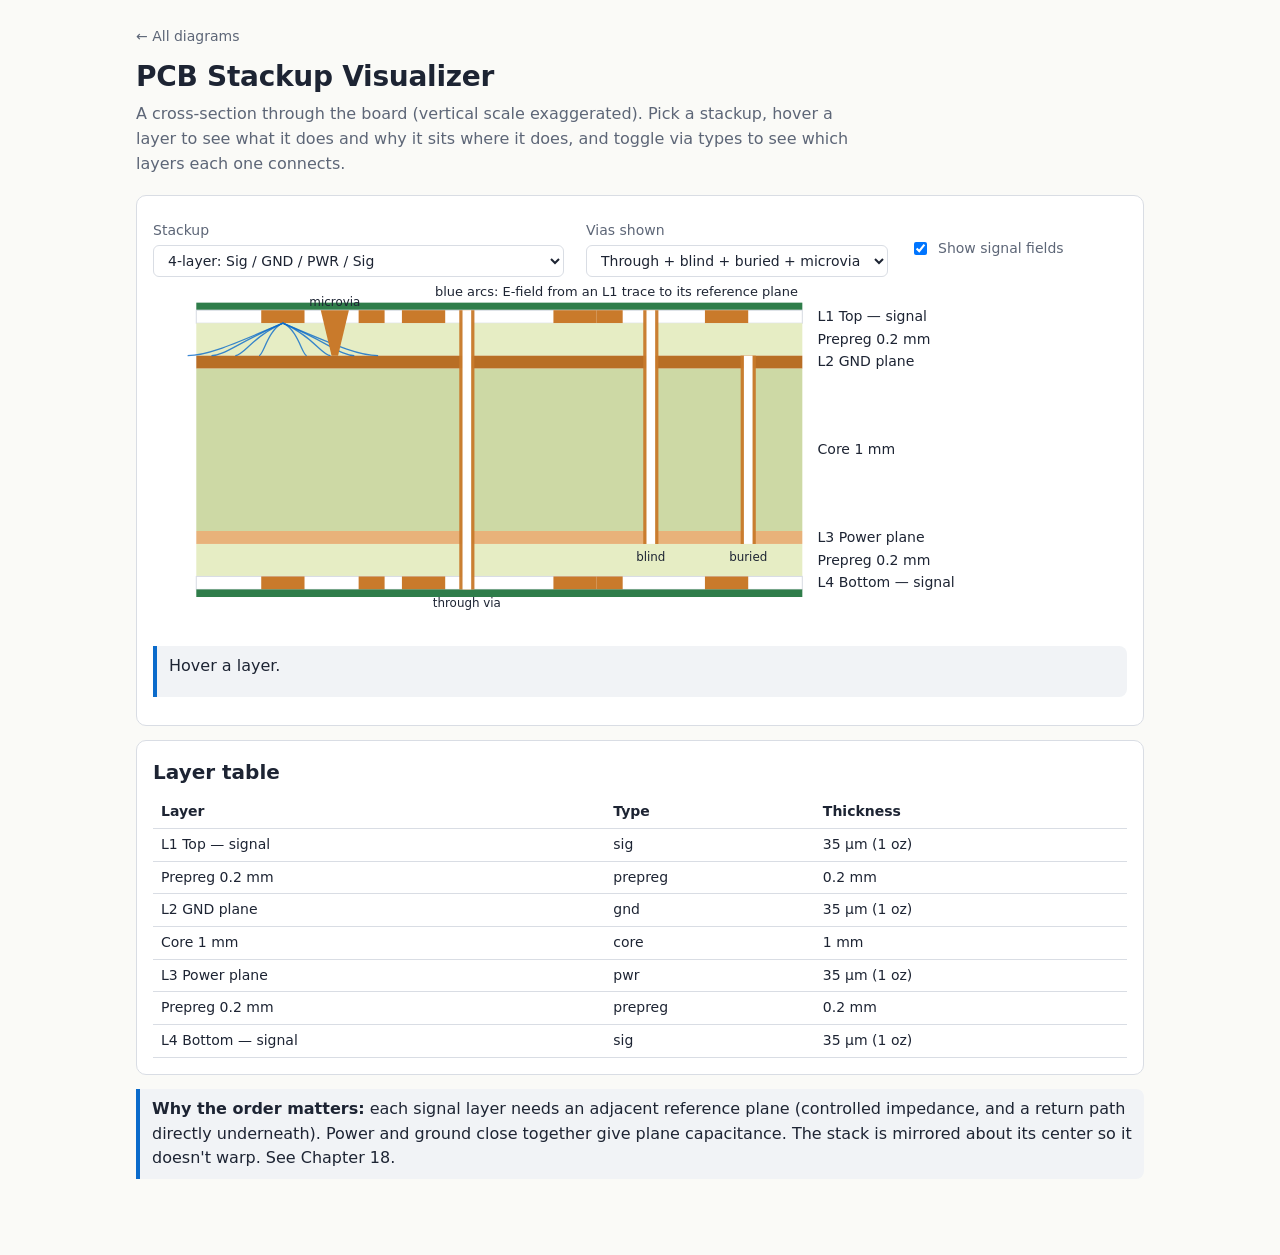
<file: diagrams/pcb-stackup.html>
<!DOCTYPE html>
<html lang="en">
<head>
<meta charset="utf-8">
<meta name="viewport" content="width=device-width, initial-scale=1">
<title>PCB Stackup Visualizer</title>
<link rel="stylesheet" href="style.css">
<style>
  .layer:hover { filter: brightness(1.15); cursor: help; }
  #info { min-height: 3.2em; }
  table.st { border-collapse: collapse; width: 100%; font-size: 14px; }
  table.st td, table.st th { border-bottom: 1px solid var(--line); padding: 5px 8px; text-align: left; }
</style>
</head>
<body>
<main>
  <header class="page">
    <a class="back" href="index.html">← All diagrams</a>
    <h1>PCB Stackup Visualizer</h1>
    <p class="lede">A cross-section through the board (vertical scale exaggerated). Pick a stackup, hover a layer to see what it
      does and why it sits where it does, and toggle via types to see which layers each one connects.</p>
  </header>
  <div class="card">
    <div class="controls">
      <label>Stackup
        <select id="stack">
          <option value="2">2-layer, 1.6 mm</option>
          <option value="4" selected>4-layer: Sig / GND / PWR / Sig</option>
          <option value="4g">4-layer: Sig / GND / GND / Sig (EMC-friendly)</option>
          <option value="6">6-layer: Sig / GND / Sig / PWR / GND / Sig</option>
          <option value="8">8-layer: Sig / GND / Sig / PWR / GND / Sig / GND / Sig</option>
        </select></label>
      <label>Vias shown
        <select id="vias">
          <option value="through">Through-hole via</option>
          <option value="all" selected>Through + blind + buried + microvia</option>
          <option value="none">None</option>
        </select></label>
      <label style="flex-direction:row;align-items:center;gap:8px;min-width:0"><input type="checkbox" id="fields" checked> Show signal fields</label>
    </div>
    <svg id="svg" viewBox="0 0 900 420" role="img" aria-label="PCB cross-section"></svg>
    <div class="insight" id="info">Hover a layer.</div>
  </div>
  <div class="card"><h2 style="margin-top:0">Layer table</h2><table class="st" id="table"></table></div>
  <div class="insight"><b>Why the order matters:</b> each signal layer needs an adjacent reference plane (controlled impedance, and a return
    path directly underneath). Power and ground close together give plane capacitance. The stack is mirrored about its center so it
    doesn't warp. See Chapter 18.</div>
</main>
<script>
const $ = id => document.getElementById(id);
const NS = 'http://www.w3.org/2000/svg';
const DESC = {
  mask: 'Solder mask (~20 µm). Polymer that prevents solder bridges and protects copper. It also lowers microstrip impedance by 1–3 Ω.',
  sig: 'Signal layer. Traces for signals. Needs an adjacent solid reference plane so that return currents flow directly underneath.',
  gnd: 'Ground plane. The reference for adjacent signal layers and the return path for their currents. Keep it continuous, with no slots under signals.',
  pwr: 'Power plane. Can also act as a reference (return current couples to GND through decoupling caps). Tight spacing to GND gives plane capacitance.',
  prepreg: 'Prepreg. Glass cloth + partially cured resin that melts and bonds layers during lamination. Thin prepreg = tight coupling to the plane.',
  core: 'Core. Fully cured laminate supplied with copper on both sides. Its thickness sets much of the board thickness.',
};
const STACKS = {
  '2': [['sig', 'L1 Top — signal + parts'], ['core', 1.5], ['gnd', 'L2 Bottom — ground pour + few traces']],
  '4': [['sig', 'L1 Top — signal'], ['prepreg', 0.2], ['gnd', 'L2 GND plane'], ['core', 1.0], ['pwr', 'L3 Power plane'], ['prepreg', 0.2], ['sig', 'L4 Bottom — signal']],
  '4g': [['sig', 'L1 Top — signal'], ['prepreg', 0.2], ['gnd', 'L2 GND plane'], ['core', 1.0], ['gnd', 'L3 GND plane'], ['prepreg', 0.2], ['sig', 'L4 Bottom — signal + power pours']],
  '6': [['sig', 'L1 Top — signal'], ['prepreg', 0.1], ['gnd', 'L2 GND'], ['core', 0.2], ['sig', 'L3 Stripline signal'], ['prepreg', 0.6], ['pwr', 'L4 Power'], ['core', 0.2], ['gnd', 'L5 GND'], ['prepreg', 0.1], ['sig', 'L6 Bottom — signal']],
  '8': [['sig', 'L1 Top'], ['prepreg', 0.1], ['gnd', 'L2 GND'], ['core', 0.15], ['sig', 'L3 Stripline'], ['prepreg', 0.3], ['pwr', 'L4 PWR'], ['core', 0.1], ['gnd', 'L5 GND'], ['prepreg', 0.3], ['sig', 'L6 Stripline'], ['core', 0.15], ['gnd', 'L7 GND'], ['prepreg', 0.1], ['sig', 'L8 Bottom']],
};
function el(tag, attrs, parent) { const e = document.createElementNS(NS, tag); for (const k in attrs) e.setAttribute(k, attrs[k]); parent && parent.appendChild(e); return e; }
function draw() {
  const svg = $('svg'); svg.innerHTML = '';
  const stack = STACKS[$('stack').value];
  const COPPER_H = 12, MASK_H = 7, SCALE = 150; // px per mm for dielectrics (exaggerated copper)
  // compute heights
  const rows = [['mask', null]].concat(stack).concat([['mask', null]]);
  let total = 0; const hs = rows.map(r => { const h = r[0] === 'mask' ? MASK_H : (r[0] === 'core' || r[0] === 'prepreg') ? Math.max(14, r[1] * SCALE) : COPPER_H; total += h; return h; });
  const k = Math.min(1, 380 / total);
  let y = 20; const X0 = 40, W = 560;
  const copperY = [];
  const table = $('table'); table.innerHTML = '<tr><th>Layer</th><th>Type</th><th>Thickness</th></tr>';
  rows.forEach((r, i) => {
    const h = hs[i] * k, type = r[0];
    const g = el('g', { class: 'layer' }, svg);
    let fill = { mask: 'var(--mask)', core: 'var(--fr4)', prepreg: 'var(--prepreg)' }[type] || 'none';
    if (type === 'sig') {
      el('rect', { x: X0, y, width: W, height: h, fill: 'var(--panel)', stroke: 'var(--line)' }, g);
      [60, 150, 190, 330, 370, 470].forEach((tx, j) => el('rect', { x: X0 + tx, y, width: j % 3 === 1 ? 24 : 40, height: h, fill: 'var(--copper)' }, g));
      copperY.push({ y, h, type, name: r[1] });
    } else if (type === 'gnd' || type === 'pwr') {
      el('rect', { x: X0, y, width: W, height: h, fill: type === 'gnd' ? 'var(--plane)' : 'var(--copper-light)' }, g);
      copperY.push({ y, h, type, name: r[1] });
    } else {
      el('rect', { x: X0, y, width: W, height: h, fill }, g);
    }
    const label = type === 'mask' ? 'Solder mask' : r[0] === 'core' || r[0] === 'prepreg' ? `${type === 'core' ? 'Core' : 'Prepreg'} ${r[1]} mm` : r[1];
    if (type !== 'mask') { const t = el('text', { x: X0 + W + 14, y: y + h / 2 + 4, 'font-size': 13 }, g); t.textContent = label; }
    g.addEventListener('mouseenter', () => { $('info').innerHTML = `<b>${label}</b> — ${DESC[type]}`; });
    if (type !== 'mask') table.insertAdjacentHTML('beforeend', `<tr><td>${label}</td><td>${type}</td><td>${type === 'core' || type === 'prepreg' ? r[1] + ' mm' : '35 µm (1 oz)'}</td></tr>`);
    y += h;
  });
  svg.setAttribute('viewBox', `0 0 900 ${Math.ceil(y + 34)}`);
  // fields: arcs from top trace to L2
  if ($('fields').checked && copperY.length > 1) {
    const a = copperY[0], b = copperY[1];
    for (let i = 1; i <= 4; i++) {
      el('path', { d: `M ${X0 + 80} ${a.y + a.h} C ${X0 + 80 - i * 14} ${a.y + a.h + i * 6}, ${X0 + 80 - i * 18} ${b.y}, ${X0 + 80 - i * 22} ${b.y}`, stroke: 'var(--accent)', fill: 'none', 'stroke-width': 1.2, opacity: 0.8 }, svg);
      el('path', { d: `M ${X0 + 80} ${a.y + a.h} C ${X0 + 80 + i * 14} ${a.y + a.h + i * 6}, ${X0 + 80 + i * 18} ${b.y}, ${X0 + 80 + i * 22} ${b.y}`, stroke: 'var(--accent)', fill: 'none', 'stroke-width': 1.2, opacity: 0.8 }, svg);
    }
    const t = el('text', { x: X0 + W - 4, y: 14, 'font-size': 12, fill: 'var(--accent)', 'text-anchor': 'end' }, svg); t.textContent = 'blue arcs: E-field from an L1 trace to its reference plane';
  }
  // vias
  const mode = $('vias').value;
  if (mode !== 'none' && copperY.length) {
    const top = copperY[0], bot = copperY[copperY.length - 1];
    const drawVia = (x, from, to, label, w = 14) => {
      const y1 = from.y, y2 = to.y + to.h;
      el('rect', { x: x - w / 2, y: y1, width: w, height: y2 - y1, fill: 'var(--copper)', opacity: 0.95 }, svg);
      el('rect', { x: x - w / 2 + 3, y: y1, width: w - 6, height: y2 - y1, fill: 'var(--panel)' }, svg);
      const t = el('text', { x, y: Math.min(415, y2 + 16), 'font-size': 11, 'text-anchor': 'middle', fill: 'var(--muted)' }, svg); t.textContent = label;
    };
    drawVia(X0 + 250, top, bot, 'through via');
    if (mode === 'all' && copperY.length >= 4) {
      drawVia(X0 + 420, top, copperY[2], 'blind');
      drawVia(X0 + 510, copperY[1], copperY[copperY.length - 2], 'buried');
      // microvia: laser cone L1->L2
      const a = copperY[0], b = copperY[1];
      el('path', { d: `M ${X0 + 115} ${a.y} L ${X0 + 125} ${b.y} L ${X0 + 131} ${b.y} L ${X0 + 141} ${a.y} Z`, fill: 'var(--copper)' }, svg);
      const t = el('text', { x: X0 + 128, y: a.y - 4, 'font-size': 11, 'text-anchor': 'middle', fill: 'var(--muted)' }, svg); t.textContent = 'microvia';
    }
  }
}
['stack', 'vias', 'fields'].forEach(id => $(id).addEventListener('input', draw));
draw();
</script>
</body>
</html>
</file>
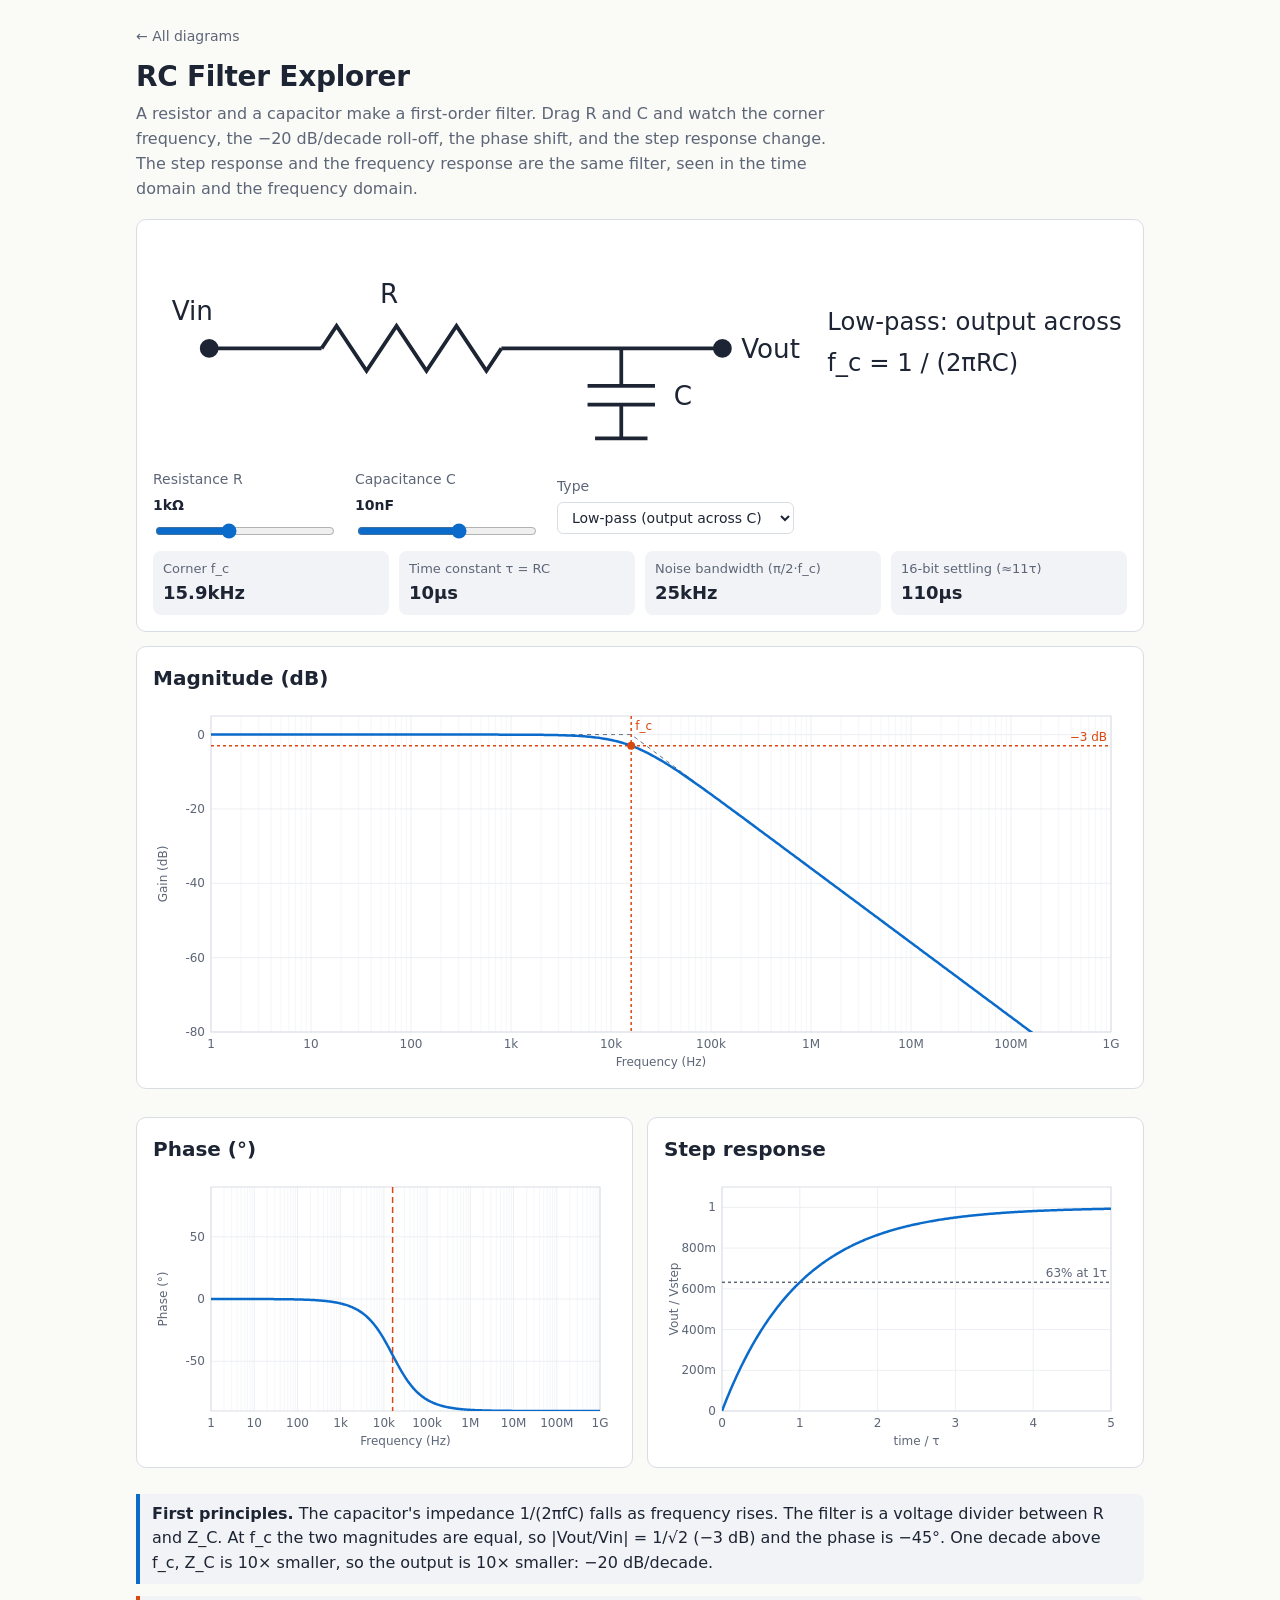
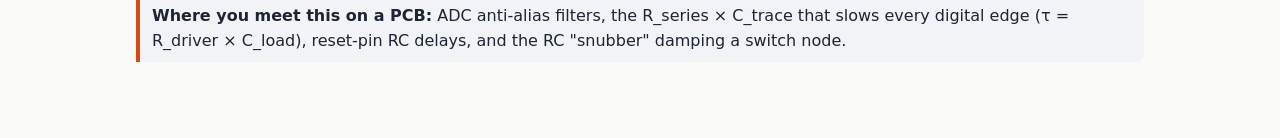
<file: diagrams/rc-filter.html>
<!DOCTYPE html>
<html lang="en">
<head>
<meta charset="utf-8">
<meta name="viewport" content="width=device-width, initial-scale=1">
<title>RC Filter Explorer</title>
<link rel="stylesheet" href="style.css">
</head>
<body>
<main>
  <header class="page">
    <a class="back" href="index.html">← All diagrams</a>
    <h1>RC Filter Explorer</h1>
    <p class="lede">A resistor and a capacitor make a first-order filter. Drag R and C and watch the corner frequency,
      the −20 dB/decade roll-off, the phase shift, and the step response change. The step response and the
      frequency response are the same filter, seen in the time domain and the frequency domain.</p>
  </header>

  <div class="card">
    <svg viewBox="0 0 520 120" role="img" aria-label="RC filter schematic">
      <g stroke="currentColor" fill="none" stroke-width="2" style="color:var(--ink)">
        <circle cx="30" cy="60" r="4" fill="currentColor"/>
        <line x1="34" y1="60" x2="90" y2="60"/>
        <path id="rpath" d="M90 60 l8 -12 l16 24 l16 -24 l16 24 l16 -24 l16 24 l8 -12"/>
        <line x1="186" y1="60" x2="300" y2="60"/>
        <line x1="250" y1="60" x2="250" y2="80"/>
        <line x1="232" y1="80" x2="268" y2="80"/><line x1="232" y1="90" x2="268" y2="90"/>
        <line x1="250" y1="90" x2="250" y2="108"/>
        <line x1="236" y1="108" x2="264" y2="108"/>
        <circle cx="304" cy="60" r="4" fill="currentColor"/>
      </g>
      <text x="10" y="45" font-size="14" id="lbl-in">Vin</text>
      <text x="126" y="36" font-size="14" text-anchor="middle" id="lbl-r">R</text>
      <text x="278" y="90" font-size="14" id="lbl-c">C</text>
      <text x="314" y="65" font-size="14" id="lbl-out">Vout</text>
      <text x="360" y="50" font-size="13" fill="var(--muted)">Low-pass: output across C</text>
      <text x="360" y="72" font-size="13" fill="var(--muted)">f_c = 1 / (2πRC)</text>
    </svg>
    <div class="controls">
      <label>Resistance R <span class="val" id="rv"></span>
        <input type="range" id="r" min="1" max="6" step="0.01" value="3"></label>
      <label>Capacitance C <span class="val" id="cv"></span>
        <input type="range" id="c" min="-12" max="-5" step="0.01" value="-8"></label>
      <label>Type
        <select id="type"><option value="lp">Low-pass (output across C)</option><option value="hp">High-pass (output across R)</option></select></label>
    </div>
    <div class="readout">
      <div>Corner f_c<b id="fc"></b></div>
      <div>Time constant τ = RC<b id="tau"></b></div>
      <div>Noise bandwidth (π/2·f_c)<b id="enbw"></b></div>
      <div>16-bit settling (≈11τ)<b id="settle"></b></div>
    </div>
  </div>

  <div class="card"><h2 style="margin-top:0">Magnitude (dB)</h2><canvas id="mag"></canvas></div>
  <div class="two-col">
    <div class="card"><h2 style="margin-top:0">Phase (°)</h2><canvas id="ph"></canvas></div>
    <div class="card"><h2 style="margin-top:0">Step response</h2><canvas id="step"></canvas></div>
  </div>

  <div class="insight"><b>First principles.</b> The capacitor's impedance 1/(2πfC) falls as frequency rises. The filter is a
    voltage divider between R and Z_C. At f_c the two magnitudes are equal, so |Vout/Vin| = 1/√2 (−3 dB) and the phase is −45°.
    One decade above f_c, Z_C is 10× smaller, so the output is 10× smaller: −20 dB/decade.</div>
  <div class="insight warn"><b>Where you meet this on a PCB:</b> ADC anti-alias filters, the R_series × C_trace
    that slows every digital edge (τ = R_driver × C_load), reset-pin RC delays, and the RC "snubber" damping a switch node.</div>
</main>
<script src="plot.js"></script>
<script>
const { Plot, fmt, logspace, linspace, onTheme } = PCB;
const $ = id => document.getElementById(id);
const mag = new Plot($('mag'), { xLog: true, xRange: [1, 1e9], yRange: [-80, 5], xLabel: 'Frequency (Hz)', yLabel: 'Gain (dB)', aspect: 0.38 });
const ph = new Plot($('ph'), { xLog: true, xRange: [1, 1e9], yRange: [-90, 90], xLabel: 'Frequency (Hz)', yLabel: 'Phase (°)', aspect: 0.6 });
const st = new Plot($('step'), { xRange: [0, 5], yRange: [0, 1.1], xLabel: 'time / τ', yLabel: 'Vout / Vstep', aspect: 0.6 });

function draw() {
  const R = Math.pow(10, +$('r').value), C = Math.pow(10, +$('c').value), hp = $('type').value === 'hp';
  const fc = 1 / (2 * Math.PI * R * C), tau = R * C;
  $('rv').textContent = fmt(R) + 'Ω'; $('cv').textContent = fmt(C) + 'F';
  $('fc').textContent = fmt(fc) + 'Hz'; $('tau').textContent = fmt(tau) + 's';
  $('enbw').textContent = hp ? '—' : fmt(fc * Math.PI / 2) + 'Hz'; $('settle').textContent = fmt(11 * tau) + 's';

  const f = logspace(1, 1e9, 500);
  const g = f.map(x => { const r = x / fc; return hp ? 20 * Math.log10(r / Math.sqrt(1 + r * r)) : -10 * Math.log10(1 + r * r); });
  const p = f.map(x => { const a = Math.atan(x / fc) * 180 / Math.PI; return hp ? 90 - a : -a; });
  // asymptotes
  const asym = f.map(x => hp ? Math.min(0, 20 * Math.log10(x / fc)) : Math.min(0, -20 * Math.log10(x / fc)));

  mag.clear(); mag.axes();
  mag.line(f, asym, '--muted', 1, [4, 4]);
  mag.hline(-3, '--accent-2', [3, 3], '−3 dB');
  mag.vline(fc, '--accent-2', [3, 3], 'f_c');
  mag.line(f, g, '--accent', 2.5);
  mag.dot(fc, -3.01, '--accent-2');

  ph.clear(); ph.axes(); ph.vline(fc, '--accent-2'); ph.line(f, p, '--accent', 2.5);

  const t = linspace(0, 5, 300);
  st.clear(); st.axes();
  st.hline(0.632, '--muted', [3, 3], hp ? '' : '63% at 1τ');
  st.line(t, t.map(x => hp ? Math.exp(-x) : 1 - Math.exp(-x)), '--accent', 2.5);
}
['r', 'c', 'type'].forEach(id => $(id).addEventListener('input', draw));
[mag, ph, st].forEach(p => p.onResize = draw);
onTheme(draw);
draw();
</script>
</body>
</html>
</file>
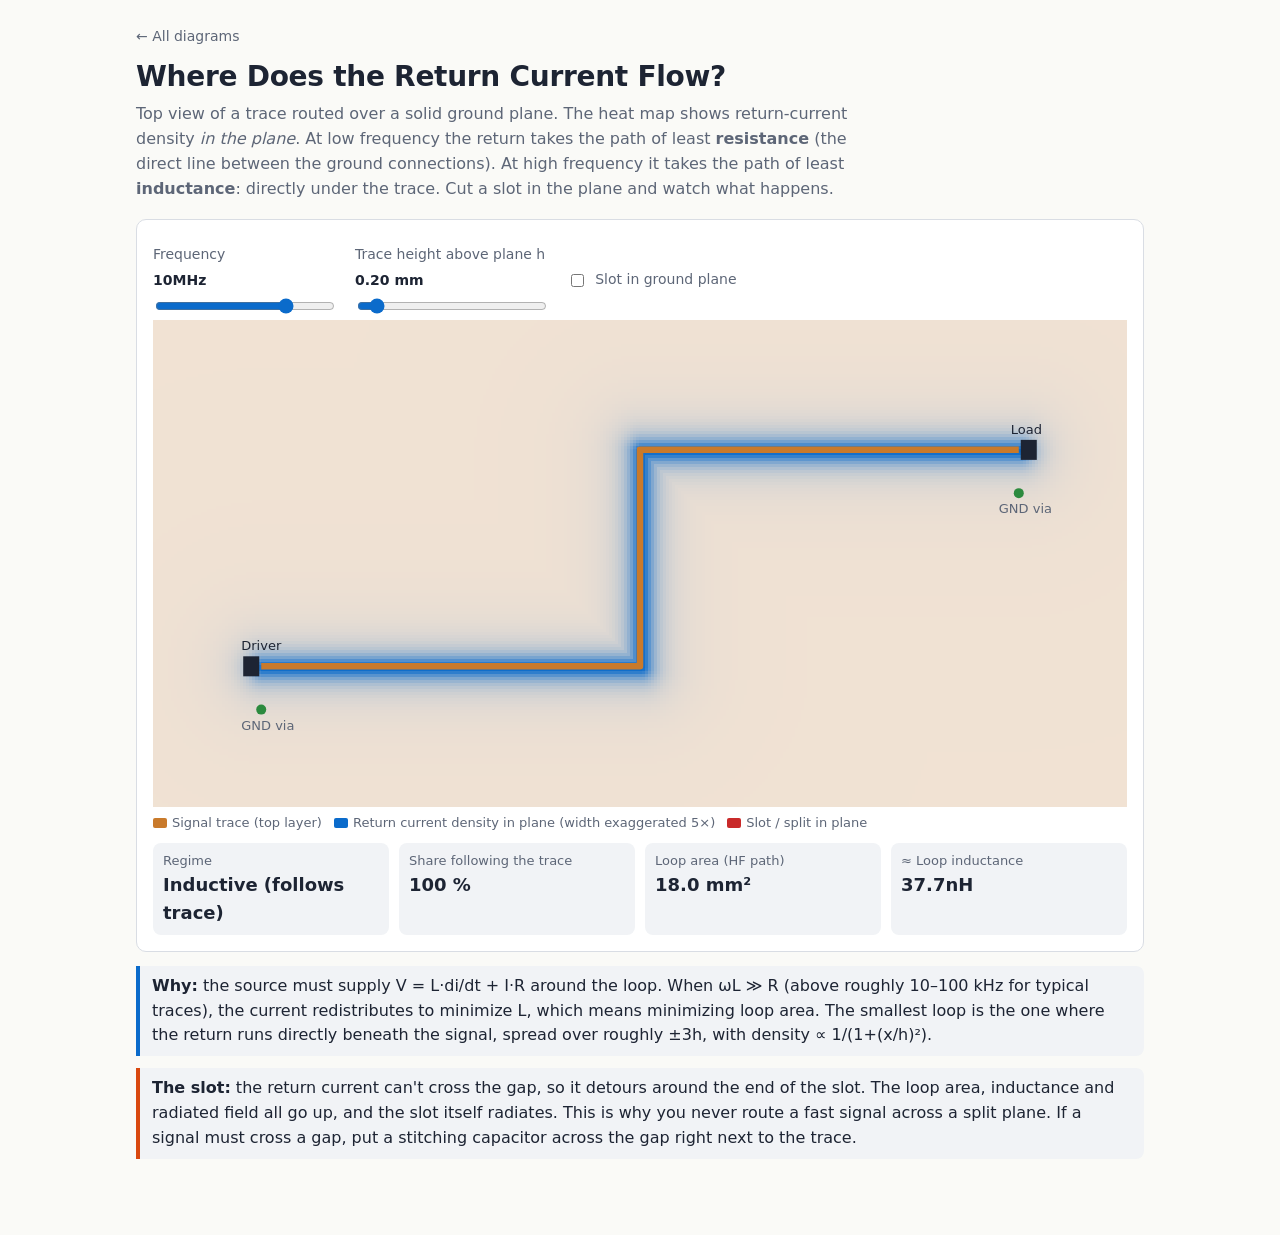
<file: diagrams/return-path.html>
<!DOCTYPE html>
<html lang="en">
<head>
<meta charset="utf-8">
<meta name="viewport" content="width=device-width, initial-scale=1">
<title>Return Current Paths</title>
<link rel="stylesheet" href="style.css">
</head>
<body>
<main>
  <header class="page">
    <a class="back" href="index.html">← All diagrams</a>
    <h1>Where Does the Return Current Flow?</h1>
    <p class="lede">Top view of a trace routed over a solid ground plane. The heat map shows return-current density <em>in the plane</em>.
      At low frequency the return takes the path of least <b>resistance</b> (the direct line between the ground connections). At high frequency
      it takes the path of least <b>inductance</b>: directly under the trace. Cut a slot in the plane and watch what happens.</p>
  </header>
  <div class="card">
    <div class="controls">
      <label>Frequency <span class="val" id="fv"></span><input type="range" id="f" min="1" max="9" step="0.01" value="7"></label>
      <label>Trace height above plane h <span class="val" id="hv"></span><input type="range" id="h" min="0.1" max="1.6" step="0.01" value="0.2"></label>
      <label style="flex-direction:row;align-items:center;gap:8px;min-width:0"><input type="checkbox" id="slot"> Slot in ground plane</label>
    </div>
    <canvas id="cv"></canvas>
    <div class="legend">
      <span><i style="background:var(--copper)"></i>Signal trace (top layer)</span>
      <span><i style="background:var(--accent)"></i>Return current density in plane (width exaggerated 5×)</span>
      <span><i style="background:var(--bad)"></i>Slot / split in plane</span>
    </div>
    <div class="readout">
      <div>Regime<b id="reg"></b></div>
      <div>Share following the trace<b id="share"></b></div>
      <div>Loop area (HF path)<b id="area"></b></div>
      <div>≈ Loop inductance<b id="ind"></b></div>
    </div>
  </div>
  <div class="insight"><b>Why:</b> the source must supply V = L·di/dt + I·R around the loop. When ωL ≫ R (above roughly 10–100 kHz for typical traces),
    the current redistributes to minimize L, which means minimizing loop area. The smallest loop is the one where the return runs directly beneath the signal,
    spread over roughly ±3h, with density ∝ 1/(1+(x/h)²).</div>
  <div class="insight warn"><b>The slot:</b> the return current can't cross the gap, so it detours around the end of the slot. The loop area,
    inductance and radiated field all go up, and the slot itself radiates. This is why you never route a fast signal across a split plane. If a
    signal must cross a gap, put a stitching capacitor across the gap right next to the trace.</div>
</main>
<script src="plot.js"></script>
<script>
const { fmt, css, onTheme } = PCB;
const $ = id => document.getElementById(id);
const cv = $('cv'); let ctx, W, H, S;
// Board coordinates in mm: 90 × 45
const BW = 90, BH = 45;
const trace = [[10, 32], [45, 32], [45, 12], [80, 12]];
const srcGnd = [10, 36], loadGnd = [80, 16];
const SLOT = { x: 62, y0: 4, y1: 27, w: 1.2 };
function resize() {
  const dpr = window.devicePixelRatio || 1; W = cv.clientWidth || 800; H = Math.round(W * BH / BW);
  cv.style.height = H + 'px'; cv.width = W * dpr; cv.height = H * dpr; ctx = cv.getContext('2d'); ctx.setTransform(dpr, 0, 0, dpr, 0, 0); S = W / BW;
}
function distSeg(p, a, b) {
  const dx = b[0] - a[0], dy = b[1] - a[1], L2 = dx * dx + dy * dy;
  let t = L2 ? ((p[0] - a[0]) * dx + (p[1] - a[1]) * dy) / L2 : 0; t = Math.max(0, Math.min(1, t));
  return Math.hypot(p[0] - a[0] - t * dx, p[1] - a[1] - t * dy);
}
function distPath(p, path) { let d = 1e9; for (let i = 0; i < path.length - 1; i++) d = Math.min(d, distSeg(p, path[i], path[i + 1])); return d; }
function polyArea(pts) { let a = 0; for (let i = 0; i < pts.length; i++) { const [x1, y1] = pts[i], [x2, y2] = pts[(i + 1) % pts.length]; a += x1 * y2 - x2 * y1; } return Math.abs(a) / 2; }
function hexToRgb(c) {
  const d = document.createElement('div'); d.style.color = c; document.body.appendChild(d);
  const m = getComputedStyle(d).color.match(/\d+/g).map(Number); d.remove(); return m;
}
function draw() {
  const f = 10 ** +$('f').value, h = +$('h').value, slot = $('slot').checked;
  $('fv').textContent = fmt(f) + 'Hz'; $('hv').textContent = h.toFixed(2) + ' mm';
  const fc = 2e4; // approximate R/L crossover for a few-cm trace over a plane
  const hf = f * f / (f * f + fc * fc);
  $('reg').textContent = hf > 0.9 ? 'Inductive (follows trace)' : hf < 0.1 ? 'Resistive (shortest path)' : 'Transition';
  $('share').textContent = (hf * 100).toFixed(0) + ' %';
  // HF path under trace, with a detour around the slot if present
  let hfPath = trace;
  if (slot) hfPath = [[10, 32], [45, 32], [45, 12], [SLOT.x - 1.5, 12], [SLOT.x - 1.5, SLOT.y1 + 1.5], [SLOT.x + 1.5, SLOT.y1 + 1.5], [SLOT.x + 1.5, 12], [80, 12]];
  let lfPath = [loadGnd, srcGnd];
  if (slot) lfPath = [loadGnd, [SLOT.x + 1.5, SLOT.y1 + 1.5], [SLOT.x - 1.5, SLOT.y1 + 1.5], srcGnd];
  // Loop area between signal trace and HF return: base area = length × h (return directly below) + detour polygon
  const len = 35 + 20 + 35;
  const detour = slot ? polyArea([[SLOT.x - 1.5, 12], [SLOT.x - 1.5, SLOT.y1 + 1.5], [SLOT.x + 1.5, SLOT.y1 + 1.5], [SLOT.x + 1.5, 12]]) : 0;
  const area = len * h + detour; // mm² (the detour loop is horizontal, approximated as a flat loop area)
  $('area').textContent = area.toFixed(1) + ' mm²';
  // Rough inductance: µ0·area/width-ish; use L ≈ µ0·h/w per length for the parallel part (w≈0.3mm) + loop inductance for detour
  const Lpar = 4e-7 * Math.PI * (h / 0.3) * len * 1e-3 * 0.5; // H (rough, fringing-corrected ×0.5)
  const Ldet = slot ? 4e-7 * Math.PI * Math.sqrt(detour * 1e-6) * 1.2 : 0; // H, loop of that area
  $('ind').textContent = fmt(Lpar + Ldet) + 'H';

  // heat map
  const img = ctx.createImageData(Math.ceil(W), Math.ceil(H));
  const [ar, ag, ab] = hexToRgb(css('--accent')), [pr, pg, pb] = hexToRgb(css('--panel')), [gr, gg, gb] = hexToRgb(css('--plane'));
  const step = 3;
  for (let py = 0; py < H; py += step) for (let px = 0; px < W; px += step) {
    const p = [px / S, py / S];
    const dh = distPath(p, hfPath), dl = distPath(p, lfPath);
    const hfD = 1 / (1 + (dh / (h * 5)) ** 2); // spread drawn 5× wider than real so it is visible at board scale
    const lfD = 1 / (1 + (dl / 8) ** 2); // resistive spreading is much wider
    let v = hf * hfD + (1 - hf) * lfD;
    let inSlot = slot && Math.abs(p[0] - SLOT.x) < SLOT.w / 2 && p[1] > SLOT.y0 && p[1] < SLOT.y1;
    for (let yy = 0; yy < step; yy++) for (let xx = 0; xx < step; xx++) {
      const X = px + xx, Y = py + yy; if (X >= img.width || Y >= img.height) continue;
      const i = (Y * img.width + X) * 4;
      if (inSlot) { img.data[i] = 201; img.data[i + 1] = 42; img.data[i + 2] = 42; img.data[i + 3] = 255; continue; }
      // blend plane tint → accent by density
      const base = [pr * 0.8 + gr * 0.2, pg * 0.8 + gg * 0.2, pb * 0.8 + gb * 0.2];
      img.data[i] = base[0] + (ar - base[0]) * v; img.data[i + 1] = base[1] + (ag - base[1]) * v; img.data[i + 2] = base[2] + (ab - base[2]) * v; img.data[i + 3] = 255;
    }
  }
  const dpr = window.devicePixelRatio || 1;
  ctx.setTransform(1, 0, 0, 1, 0, 0);
  // putImageData ignores transforms; draw at CSS scale via temporary canvas
  const tmp = document.createElement('canvas'); tmp.width = img.width; tmp.height = img.height; tmp.getContext('2d').putImageData(img, 0, 0);
  ctx.setTransform(dpr, 0, 0, dpr, 0, 0); ctx.drawImage(tmp, 0, 0);
  // trace
  ctx.strokeStyle = css('--copper'); ctx.lineWidth = Math.max(3, 0.6 * S); ctx.lineJoin = 'round';
  ctx.beginPath(); trace.forEach(([x, y], i) => i ? ctx.lineTo(x * S, y * S) : ctx.moveTo(x * S, y * S)); ctx.stroke();
  // source / load
  ctx.fillStyle = css('--ink'); ctx.font = '13px system-ui';
  ctx.fillRect(trace[0][0] * S - 18, trace[0][1] * S - 10, 16, 20); ctx.fillText('Driver', trace[0][0] * S - 20, trace[0][1] * S - 16);
  ctx.fillRect(trace[3][0] * S + 2, trace[3][1] * S - 10, 16, 20); ctx.fillText('Load', trace[3][0] * S - 8, trace[3][1] * S - 16);
  // ground vias
  [srcGnd, loadGnd].forEach(([x, y]) => { ctx.beginPath(); ctx.arc(x * S, y * S, 5, 0, 7); ctx.fillStyle = css('--good'); ctx.fill(); });
  ctx.fillStyle = css('--muted'); ctx.fillText('GND via', srcGnd[0] * S - 20, srcGnd[1] * S + 20); ctx.fillText('GND via', loadGnd[0] * S - 20, loadGnd[1] * S + 20);
}
function all() { resize(); draw(); }
['f', 'h', 'slot'].forEach(id => $(id).addEventListener('input', draw));
window.addEventListener('resize', all); onTheme(draw); all();
</script>
</body>
</html>
</file>
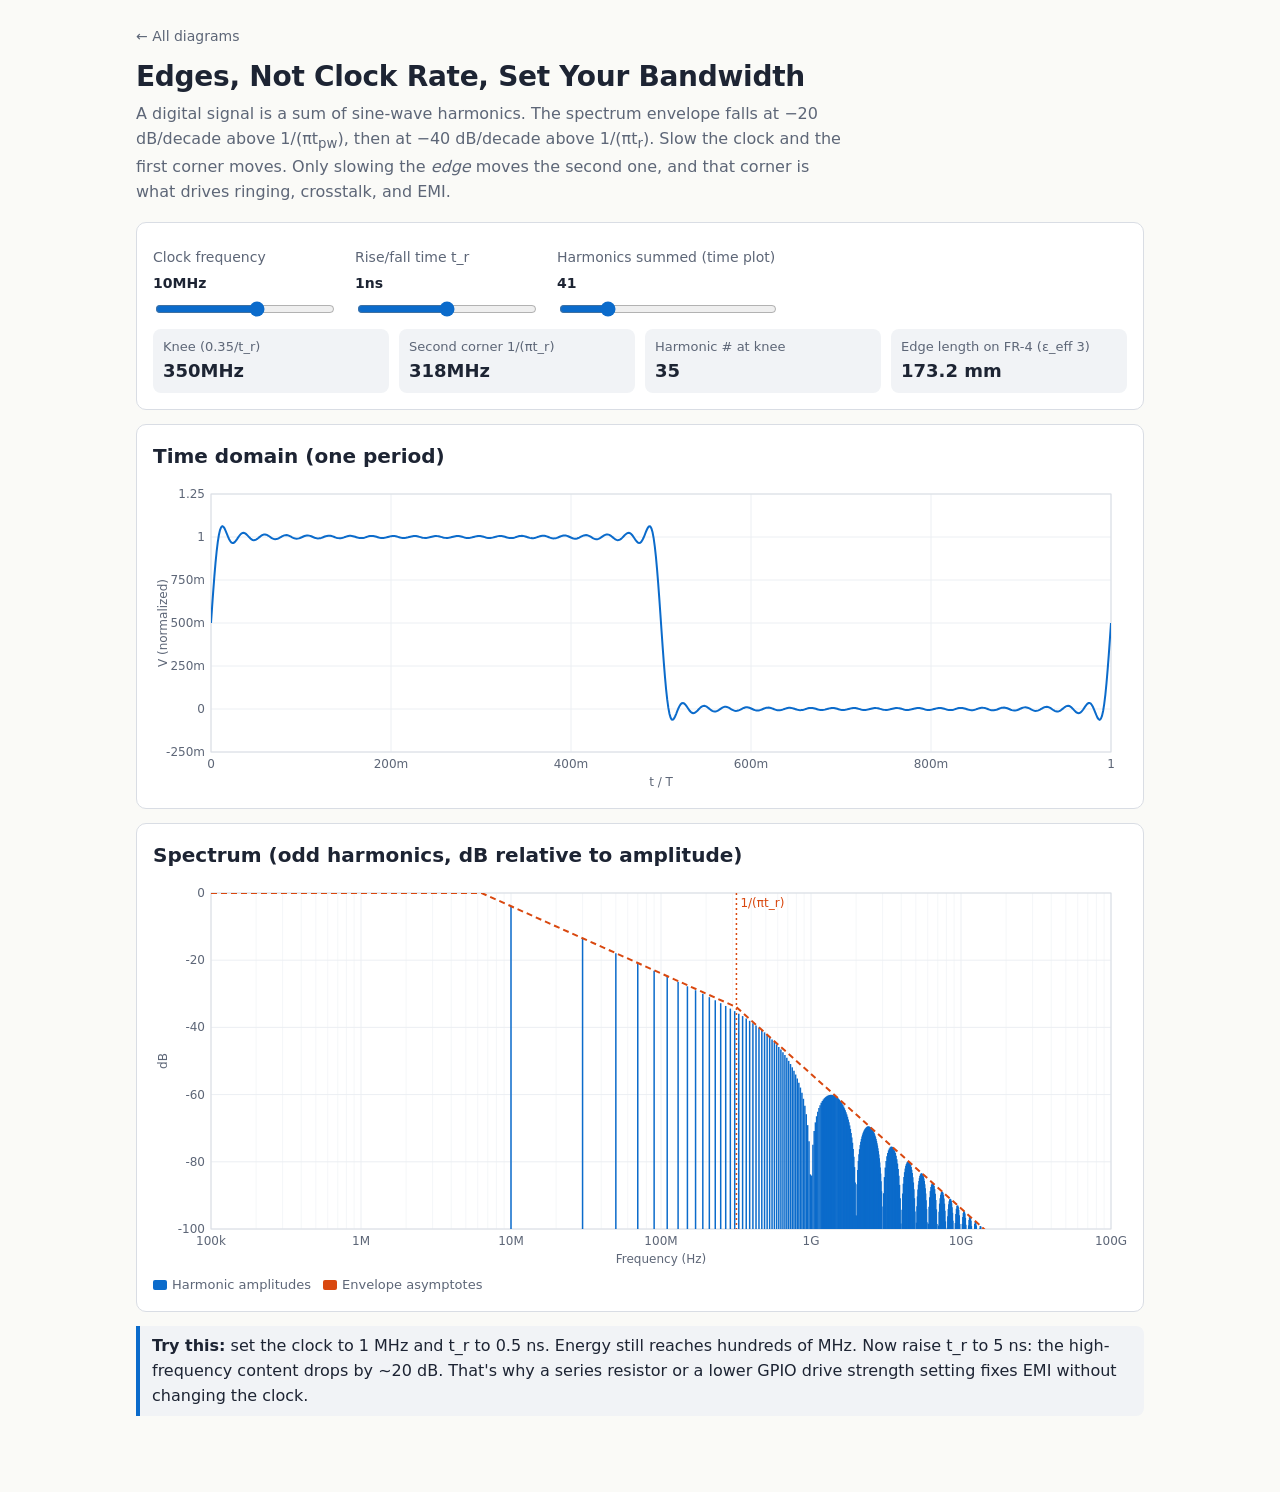
<file: diagrams/square-wave-harmonics.html>
<!DOCTYPE html>
<html lang="en">
<head>
<meta charset="utf-8">
<meta name="viewport" content="width=device-width, initial-scale=1">
<title>Edges and Harmonics</title>
<link rel="stylesheet" href="style.css">
</head>
<body>
<main>
  <header class="page">
    <a class="back" href="index.html">← All diagrams</a>
    <h1>Edges, Not Clock Rate, Set Your Bandwidth</h1>
    <p class="lede">A digital signal is a sum of sine-wave harmonics. The spectrum envelope falls at −20 dB/decade above
      1/(πt<sub>pw</sub>), then at −40 dB/decade above 1/(πt<sub>r</sub>). Slow the clock and the first corner moves.
      Only slowing the <em>edge</em> moves the second one, and that corner is what drives ringing, crosstalk, and EMI.</p>
  </header>

  <div class="card">
    <div class="controls">
      <label>Clock frequency <span class="val" id="fv"></span><input type="range" id="f" min="5" max="8.5" step="0.01" value="7"></label>
      <label>Rise/fall time t_r <span class="val" id="trv"></span><input type="range" id="tr" min="-10.5" max="-7.5" step="0.01" value="-9"></label>
      <label>Harmonics summed (time plot) <span class="val" id="nv"></span><input type="range" id="n" min="1" max="199" step="2" value="41"></label>
    </div>
    <div class="readout">
      <div>Knee (0.35/t_r)<b id="knee"></b></div>
      <div>Second corner 1/(πt_r)<b id="c2"></b></div>
      <div>Harmonic # at knee<b id="hk"></b></div>
      <div>Edge length on FR-4 (ε_eff 3)<b id="el"></b></div>
    </div>
  </div>
  <div class="card"><h2 style="margin-top:0">Time domain (one period)</h2><canvas id="time"></canvas></div>
  <div class="card"><h2 style="margin-top:0">Spectrum (odd harmonics, dB relative to amplitude)</h2><canvas id="spec"></canvas>
    <div class="legend"><span><i style="background:var(--accent)"></i>Harmonic amplitudes</span><span><i style="background:var(--accent-2)"></i>Envelope asymptotes</span></div>
  </div>
  <div class="insight"><b>Try this:</b> set the clock to 1 MHz and t_r to 0.5 ns. Energy still reaches hundreds of MHz. Now raise
    t_r to 5 ns: the high-frequency content drops by ~20 dB. That's why a series resistor or a lower GPIO drive strength setting fixes EMI
    without changing the clock.</div>
</main>
<script src="plot.js"></script>
<script>
const { Plot, fmt, linspace, onTheme } = PCB;
const $ = id => document.getElementById(id);
const tp = new Plot($('time'), { xRange: [0, 1], yRange: [-0.25, 1.25], xLabel: 't / T', yLabel: 'V (normalized)', aspect: 0.32 });
const sp = new Plot($('spec'), { xLog: true, xRange: [1e5, 1e11], yRange: [-100, 0], xLabel: 'Frequency (Hz)', yLabel: 'dB', aspect: 0.4 });
const sinc = x => x === 0 ? 1 : Math.sin(x) / x;
function draw() {
  const f = 10 ** +$('f').value, tr = 10 ** +$('tr').value, N = +$('n').value, T = 1 / f;
  const trEff = Math.min(tr, T / 2.2);
  $('fv').textContent = fmt(f) + 'Hz'; $('trv').textContent = fmt(tr) + 's'; $('nv').textContent = N;
  $('knee').textContent = fmt(0.35 / tr) + 'Hz'; $('c2').textContent = fmt(1 / (Math.PI * tr)) + 'Hz';
  $('hk').textContent = Math.round(0.35 / tr / f); $('el').textContent = (tr * 3e8 / Math.sqrt(3) * 1e3).toFixed(1) + ' mm';

  // Trapezoid, 50% duty, amplitude 1 (0→1). c_n = d·sinc(nπd)·sinc(nπ tr/T) (one-sided: ×2)
  const t = linspace(0, 1, 800);
  const v = t.map(x => {
    let s = 0.5;
    for (let n = 1; n <= N; n += 2) s += 2 * 0.5 * sinc(n * Math.PI * 0.5) * sinc(n * Math.PI * trEff / T) * Math.cos(2 * Math.PI * n * (x - 0.25));
    return s;
  });
  tp.clear(); tp.axes(); tp.line(t, v, '--accent', 2);

  sp.clear(); sp.axes();
  const c1 = 1 / (Math.PI * T / 2), c2 = 1 / (Math.PI * trEff);
  const ctx = sp.ctx;
  sp.clip(() => {
    ctx.strokeStyle = PCB.css('--accent'); ctx.lineWidth = 1.5;
    // Draw every odd harmonic at first, then thin out (even step keeps n odd) so dense spectra stay fast.
    for (let n = 1; n * f <= 1e11; n += (n < 300 ? 2 : 2 * Math.ceil(n / 300))) {
      const a = 2 * 0.5 * Math.abs(sinc(n * Math.PI * 0.5) * sinc(n * Math.PI * trEff / T));
      const db = 20 * Math.log10(a + 1e-12), x = sp.tx(n * f);
      ctx.beginPath(); ctx.moveTo(x, sp.ty(-100)); ctx.lineTo(x, sp.ty(db)); ctx.stroke();
    }
  });
  // envelope: flat (2d = 1 → 0 dB) until c1, −20 dB/dec until c2, −40 after
  const fx = [1e5, c1, c2, 1e11];
  const env = fx.map(x => x <= c1 ? 0 : x <= c2 ? -20 * Math.log10(x / c1) : -20 * Math.log10(c2 / c1) - 40 * Math.log10(x / c2));
  sp.line(fx, env, '--accent-2', 2, [6, 4]);
  sp.vline(c2, '--accent-2', [2, 3], '1/(πt_r)');
}
['f', 'tr', 'n'].forEach(id => $(id).addEventListener('input', draw));
tp.onResize = sp.onResize = draw; onTheme(draw); draw();
</script>
</body>
</html>
</file>
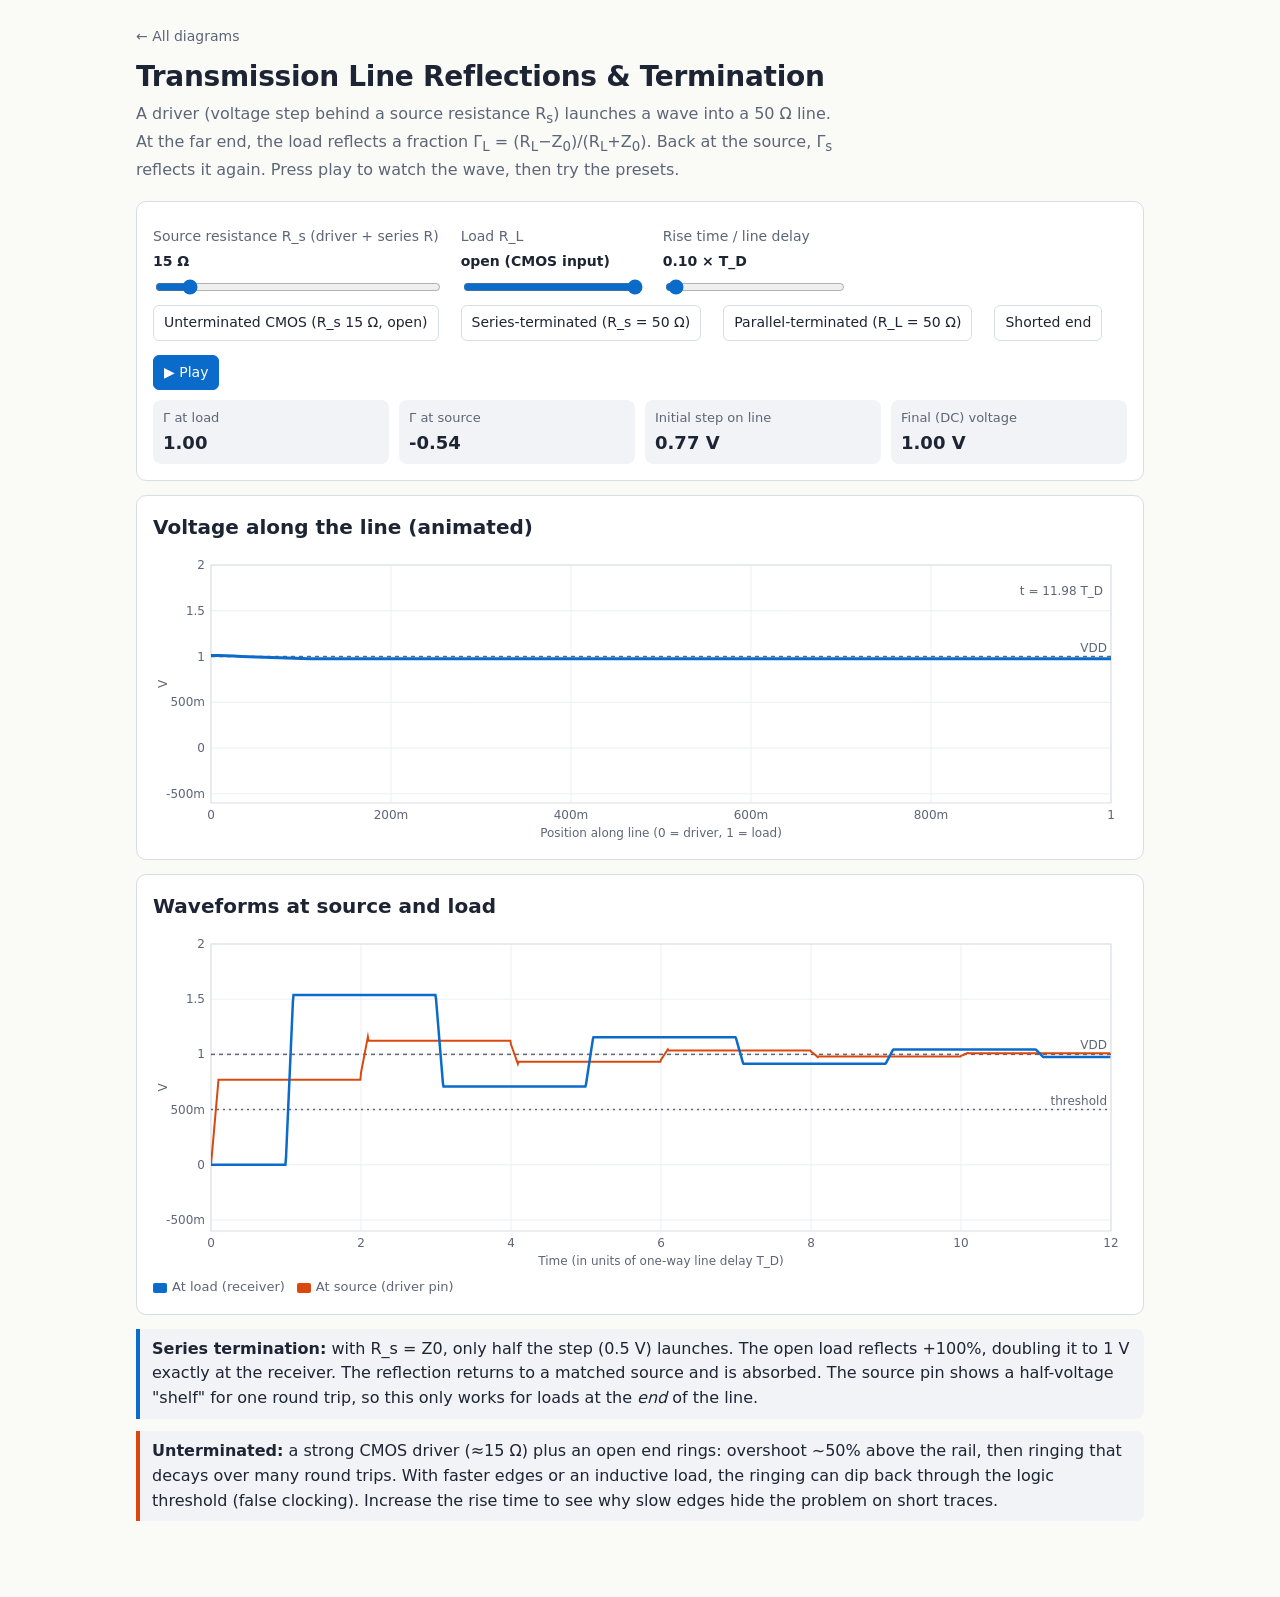
<file: diagrams/transmission-line.html>
<!DOCTYPE html>
<html lang="en">
<head>
<meta charset="utf-8">
<meta name="viewport" content="width=device-width, initial-scale=1">
<title>Transmission Line Reflections</title>
<link rel="stylesheet" href="style.css">
</head>
<body>
<main>
  <header class="page">
    <a class="back" href="index.html">← All diagrams</a>
    <h1>Transmission Line Reflections &amp; Termination</h1>
    <p class="lede">A driver (voltage step behind a source resistance R<sub>s</sub>) launches a wave into a 50 Ω line. At the far end, the load
      reflects a fraction Γ<sub>L</sub> = (R<sub>L</sub>−Z<sub>0</sub>)/(R<sub>L</sub>+Z<sub>0</sub>). Back at the source, Γ<sub>s</sub> reflects it again.
      Press play to watch the wave, then try the presets.</p>
  </header>
  <div class="card">
    <div class="controls">
      <label>Source resistance R_s (driver + series R) <span class="val" id="rsv"></span><input type="range" id="rs" min="0" max="150" step="1" value="15"></label>
      <label>Load R_L <span class="val" id="rlv"></span><input type="range" id="rl" min="0" max="4" step="0.01" value="4"></label>
      <label>Rise time / line delay <span class="val" id="trv"></span><input type="range" id="tr" min="0.02" max="4" step="0.01" value="0.1"></label>
    </div>
    <div class="controls">
      <button data-p="unterm">Unterminated CMOS (R_s 15 Ω, open)</button>
      <button data-p="series">Series-terminated (R_s = 50 Ω)</button>
      <button data-p="parallel">Parallel-terminated (R_L = 50 Ω)</button>
      <button data-p="short">Shorted end</button>
      <button class="primary" id="play">▶ Play</button>
    </div>
    <div class="readout">
      <div>Γ at load<b id="gl"></b></div>
      <div>Γ at source<b id="gs"></b></div>
      <div>Initial step on line<b id="v0"></b></div>
      <div>Final (DC) voltage<b id="vf"></b></div>
    </div>
  </div>
  <div class="card"><h2 style="margin-top:0">Voltage along the line (animated)</h2><canvas id="line"></canvas></div>
  <div class="card"><h2 style="margin-top:0">Waveforms at source and load</h2><canvas id="wave"></canvas>
    <div class="legend"><span><i style="background:var(--accent)"></i>At load (receiver)</span><span><i style="background:var(--accent-2)"></i>At source (driver pin)</span></div>
  </div>
  <div class="insight"><b>Series termination:</b> with R_s = Z0, only half the step (0.5 V) launches. The open load reflects +100%, doubling it to 1 V exactly at the receiver.
    The reflection returns to a matched source and is absorbed. The source pin shows a half-voltage "shelf" for one round trip, so this only works for loads at the <em>end</em> of the line.</div>
  <div class="insight warn"><b>Unterminated:</b> a strong CMOS driver (≈15 Ω) plus an open end rings: overshoot ~50% above the rail, then ringing that decays over many round trips.
    With faster edges or an inductive load, the ringing can dip back through the logic threshold (false clocking). Increase the rise time to see why slow edges hide the problem on short traces.</div>
</main>
<script src="plot.js"></script>
<script>
const { Plot, onTheme } = PCB;
const $ = id => document.getElementById(id);
const Z0 = 50, N = 120, VS = 1;
const lp = new Plot($('line'), { xRange: [0, 1], yRange: [-0.6, 2.0], xLabel: 'Position along line (0 = driver, 1 = load)', yLabel: 'V', aspect: 0.3 });
const wp = new Plot($('wave'), { xRange: [0, 12], yRange: [-0.6, 2.0], xLabel: 'Time (in units of one-way line delay T_D)', yLabel: 'V', aspect: 0.35 });
const rlOf = v => v >= 3.99 ? Infinity : v <= 0.001 ? 0 : 10 ** (v) / 10; // slider → 0.1 Ω … 1 kΩ, top = open
function params() {
  const Rs = +$('rs').value, RL = rlOf(+$('rl').value), tr = +$('tr').value;
  const gs = (Rs - Z0) / (Rs + Z0), gl = RL === Infinity ? 1 : (RL - Z0) / (RL + Z0);
  return { Rs, RL, tr, gs, gl, tau: Z0 / (Rs + Z0) };
}
// Simulate forward/backward waves on an N-cell lossless line. One cell = T_D/N.
function simulate(p, steps) {
  let F = new Float64Array(N), B = new Float64Array(N);
  const snaps = [], vS = [], vL = [];
  for (let k = 0; k < steps; k++) {
    const t = k / N; // in units of T_D
    const vs = VS * Math.min(1, Math.max(0, t / p.tr));
    const nF = new Float64Array(N), nB = new Float64Array(N);
    for (let i = N - 1; i > 0; i--) nF[i] = F[i - 1];
    for (let i = 0; i < N - 1; i++) nB[i] = B[i + 1];
    nF[0] = p.tau * vs + p.gs * B[0];
    nB[N - 1] = p.gl * F[N - 1];
    F = nF; B = nB;
    vS.push(F[0] + B[0]); vL.push(F[N - 1] + B[N - 1]);
    if (k % 2 === 0) snaps.push(Array.from(F, (f, i) => f + B[i]));
  }
  return { snaps, vS, vL };
}
let sim, frame = 0, anim = null;
function staticDraw() {
  const p = params();
  $('rsv').textContent = p.Rs + ' Ω';
  $('rlv').textContent = p.RL === Infinity ? 'open (CMOS input)' : p.RL.toFixed(1) + ' Ω';
  $('trv').textContent = p.tr.toFixed(2) + ' × T_D';
  $('gl').textContent = p.gl.toFixed(2); $('gs').textContent = p.gs.toFixed(2);
  $('v0').textContent = p.tau.toFixed(2) + ' V';
  $('vf').textContent = (p.RL === Infinity ? 1 : p.RL / (p.RL + p.Rs)).toFixed(2) + ' V';
  sim = simulate(p, 12 * N);
  const t = sim.vS.map((_, k) => k / N);
  wp.clear(); wp.axes(); wp.hline(1, '--muted', [4, 4], 'VDD'); wp.hline(0.5, '--muted', [2, 4], 'threshold');
  wp.line(t, sim.vS, '--accent-2', 2); wp.line(t, sim.vL, '--accent', 2.5);
  drawLine(sim.snaps.length - 1);
}
function drawLine(i) {
  const s = sim.snaps[Math.min(i, sim.snaps.length - 1)];
  const x = s.map((_, k) => k / (N - 1));
  lp.clear(); lp.axes(); lp.hline(1, '--muted', [4, 4], 'VDD'); lp.line(x, s, '--accent', 3);
  const ctx = lp.ctx; ctx.fillStyle = PCB.css('--muted'); ctx.font = '12px system-ui';
  ctx.textAlign = 'right'; ctx.fillText('t = ' + (i * 2 / N).toFixed(2) + ' T_D', lp.W - lp.o.pad.r - 8, lp.o.pad.t + 30);
}
$('play').onclick = () => {
  cancelAnimationFrame(anim); frame = 0;
  const tick = () => { drawLine(frame); frame += 1; if (frame < sim.snaps.length) anim = requestAnimationFrame(tick); };
  tick();
};
document.querySelectorAll('[data-p]').forEach(b => b.onclick = () => {
  const P = { unterm: [15, 4], series: [50, 4], parallel: [15, Math.log10(500)], short: [15, 0] }[b.dataset.p];
  $('rs').value = P[0]; $('rl').value = P[1]; staticDraw(); $('play').click();
});
['rs', 'rl', 'tr'].forEach(id => $(id).addEventListener('input', staticDraw));
lp.onResize = wp.onResize = staticDraw; onTheme(staticDraw); staticDraw();
</script>
</body>
</html>
</file>
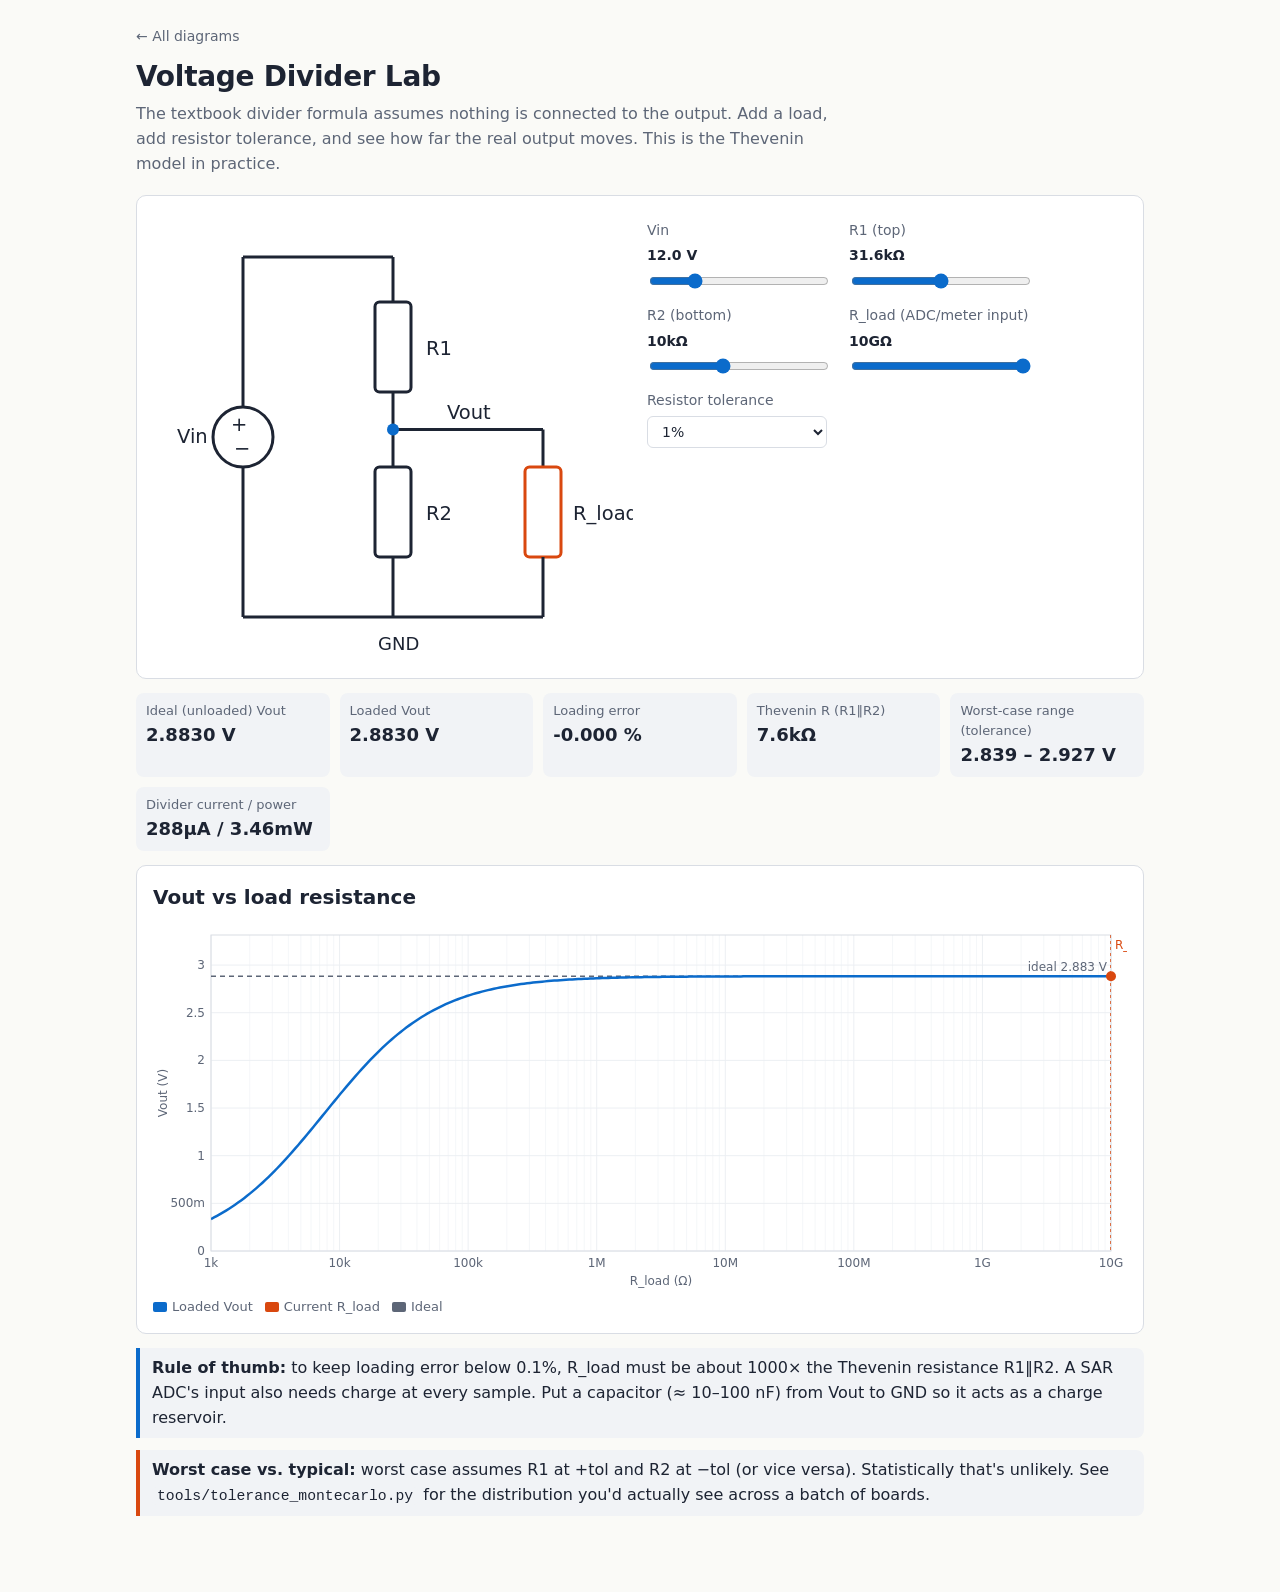
<file: diagrams/voltage-divider.html>
<!DOCTYPE html>
<html lang="en">
<head>
<meta charset="utf-8">
<meta name="viewport" content="width=device-width, initial-scale=1">
<title>Voltage Divider Lab</title>
<link rel="stylesheet" href="style.css">
</head>
<body>
<main>
  <header class="page">
    <a class="back" href="index.html">← All diagrams</a>
    <h1>Voltage Divider Lab</h1>
    <p class="lede">The textbook divider formula assumes nothing is connected to the output. Add a load, add resistor tolerance,
      and see how far the real output moves. This is the Thevenin model in practice.</p>
  </header>

  <div class="card two-col">
    <svg viewBox="0 0 320 300" role="img" aria-label="Divider schematic with load">
      <g stroke="var(--ink)" fill="none" stroke-width="2">
        <line x1="60" y1="30" x2="160" y2="30"/>
        <line x1="160" y1="30" x2="160" y2="60"/>
        <rect x="148" y="60" width="24" height="60" rx="3"/>
        <line x1="160" y1="120" x2="160" y2="170"/>
        <rect x="148" y="170" width="24" height="60" rx="3"/>
        <line x1="160" y1="230" x2="160" y2="270"/>
        <line x1="160" y1="145" x2="260" y2="145"/>
        <line x1="260" y1="145" x2="260" y2="170"/>
        <rect id="loadbox" x="248" y="170" width="24" height="60" rx="3" stroke="var(--accent-2)"/>
        <line x1="260" y1="230" x2="260" y2="270"/>
        <line x1="60" y1="270" x2="260" y2="270"/>
        <line x1="60" y1="30" x2="60" y2="130"/><line x1="60" y1="170" x2="60" y2="270"/>
        <circle cx="60" cy="150" r="20"/>
      </g>
      <text x="52" y="146" font-size="13">+</text><text x="54" y="162" font-size="13">−</text>
      <text x="16" y="154" font-size="13">Vin</text>
      <text x="182" y="95" font-size="13">R1</text>
      <text x="182" y="205" font-size="13">R2</text>
      <text x="280" y="205" font-size="13" fill="var(--accent-2)">R_load</text>
      <circle cx="160" cy="145" r="4" fill="var(--accent)"/>
      <text x="196" y="138" font-size="13" fill="var(--accent)">Vout</text>
      <text x="150" y="292" font-size="12" fill="var(--muted)">GND</text>
    </svg>
    <div>
      <div class="controls">
        <label>Vin <span class="val" id="vinv"></span><input type="range" id="vin" min="1" max="48" step="0.1" value="12"></label>
        <label>R1 (top) <span class="val" id="r1v"></span><input type="range" id="r1" min="2" max="7" step="0.01" value="4.5"></label>
        <label>R2 (bottom) <span class="val" id="r2v"></span><input type="range" id="r2" min="2" max="7" step="0.01" value="4"></label>
        <label>R_load (ADC/meter input) <span class="val" id="rlv"></span><input type="range" id="rl" min="3" max="10" step="0.01" value="10"></label>
        <label>Resistor tolerance
          <select id="tol"><option value="0.001">0.1%</option><option value="0.01" selected>1%</option><option value="0.05">5%</option></select></label>
      </div>
    </div>
  </div>

  <div class="readout">
    <div>Ideal (unloaded) Vout<b id="ideal"></b></div>
    <div>Loaded Vout<b id="loaded"></b></div>
    <div>Loading error<b id="lerr"></b></div>
    <div>Thevenin R (R1‖R2)<b id="rth"></b></div>
    <div>Worst-case range (tolerance)<b id="wc"></b></div>
    <div>Divider current / power<b id="pw"></b></div>
  </div>

  <div class="card"><h2 style="margin-top:0">Vout vs load resistance</h2><canvas id="plot"></canvas>
    <div class="legend"><span><i style="background:var(--accent)"></i>Loaded Vout</span><span><i style="background:var(--accent-2)"></i>Current R_load</span><span><i style="background:var(--muted)"></i>Ideal</span></div>
  </div>

  <div class="insight"><b>Rule of thumb:</b> to keep loading error below 0.1%, R_load must be about 1000× the Thevenin resistance R1‖R2.
    A SAR ADC's input also needs charge at every sample. Put a capacitor (≈ 10–100 nF) from Vout to GND so it acts as a charge reservoir.</div>
  <div class="insight warn"><b>Worst case vs. typical:</b> worst case assumes R1 at +tol and R2 at −tol (or vice versa). Statistically that's
    unlikely. See <code>tools/tolerance_montecarlo.py</code> for the distribution you'd actually see across a batch of boards.</div>
</main>
<script src="plot.js"></script>
<script>
const { Plot, fmt, logspace, onTheme } = PCB;
const $ = id => document.getElementById(id);
const plot = new Plot($('plot'), { xLog: true, xRange: [1e3, 1e10], yRange: [0, 1], xLabel: 'R_load (Ω)', yLabel: 'Vout (V)', aspect: 0.38 });
function div(vin, r1, r2, rl) { const r2p = rl ? r2 * rl / (r2 + rl) : r2; return vin * r2p / (r1 + r2p); }
function draw() {
  const vin = +$('vin').value, r1 = 10 ** +$('r1').value, r2 = 10 ** +$('r2').value, rl = 10 ** +$('rl').value, tol = +$('tol').value;
  $('vinv').textContent = vin.toFixed(1) + ' V'; $('r1v').textContent = fmt(r1) + 'Ω'; $('r2v').textContent = fmt(r2) + 'Ω'; $('rlv').textContent = fmt(rl) + 'Ω';
  const ideal = div(vin, r1, r2), loaded = div(vin, r1, r2, rl);
  const lo = div(vin, r1 * (1 + tol), r2 * (1 - tol), rl), hi = div(vin, r1 * (1 - tol), r2 * (1 + tol), rl);
  $('ideal').textContent = ideal.toFixed(4) + ' V';
  $('loaded').textContent = loaded.toFixed(4) + ' V';
  $('lerr').textContent = ((loaded - ideal) / ideal * 100).toFixed(3) + ' %';
  $('rth').textContent = fmt(r1 * r2 / (r1 + r2)) + 'Ω';
  $('wc').textContent = lo.toFixed(3) + ' – ' + hi.toFixed(3) + ' V';
  const i = vin / (r1 + r2);
  $('pw').textContent = fmt(i) + 'A / ' + fmt(i * vin) + 'W';
  plot.o.yRange = [0, Math.max(0.1, ideal * 1.15)];
  const x = logspace(1e3, 1e10, 300);
  plot.clear(); plot.axes();
  plot.hline(ideal, '--muted', [5, 4], 'ideal ' + ideal.toFixed(3) + ' V');
  plot.vline(rl, '--accent-2', [3, 3], 'R_load');
  plot.line(x, x.map(r => div(vin, r1, r2, r)), '--accent', 2.5);
  plot.dot(rl, loaded, '--accent-2', 5);
}
['vin', 'r1', 'r2', 'rl', 'tol'].forEach(id => $(id).addEventListener('input', draw));
plot.onResize = draw; onTheme(draw); draw();
</script>
</body>
</html>
</file>
<file: diagrams/style.css>
/* Shared styling for the PCB guide diagrams. Light + dark themes via tokens. */
:root {
  --bg: #fafaf7;
  --panel: #ffffff;
  --ink: #1d2433;
  --muted: #5d6677;
  --line: #d9dde4;
  --accent: #0b6bcb;
  --accent-2: #d9480f;
  --good: #2b8a3e;
  --bad: #c92a2a;
  --copper: #c97a2b;
  --copper-light: #e8b27a;
  --fr4: #cdd9a5;
  --prepreg: #e6edc4;
  --mask: #2f7d4a;
  --silk: #ffffff;
  --plane: #b86e25;
  --field: rgba(11, 107, 203, 0.18);
  --grid: #eceff3;
  --code-bg: #f1f3f6;
  font-family: "Inter", system-ui, -apple-system, "Segoe UI", Roboto, sans-serif;
}
@media (prefers-color-scheme: dark) {
  :root:not([data-theme="light"]) {
    --bg: #11141a;
    --panel: #181c24;
    --ink: #e6e9ef;
    --muted: #9aa3b2;
    --line: #2c3340;
    --accent: #5aa9f0;
    --accent-2: #ff8a4c;
    --good: #51cf66;
    --bad: #ff6b6b;
    --copper: #e0954a;
    --copper-light: #f0b77d;
    --fr4: #56663a;
    --prepreg: #6b7a47;
    --mask: #3f9b5f;
    --silk: #e6e9ef;
    --plane: #c98136;
    --field: rgba(90, 169, 240, 0.22);
    --grid: #222834;
    --code-bg: #1f2530;
  }
}
:root[data-theme="dark"] {
  --bg: #11141a; --panel: #181c24; --ink: #e6e9ef; --muted: #9aa3b2; --line: #2c3340;
  --accent: #5aa9f0; --accent-2: #ff8a4c; --good: #51cf66; --bad: #ff6b6b;
  --copper: #e0954a; --copper-light: #f0b77d; --fr4: #56663a; --prepreg: #6b7a47;
  --mask: #3f9b5f; --silk: #e6e9ef; --plane: #c98136; --field: rgba(90,169,240,.22);
  --grid: #222834; --code-bg: #1f2530;
}

* { box-sizing: border-box; }
html, body { margin: 0; background: var(--bg); color: var(--ink); }
body { line-height: 1.55; font-size: 16px; }
main { max-width: 1040px; margin: 0 auto; padding: 24px 16px 64px; }
header.page { margin-bottom: 18px; }
header.page a.back { color: var(--muted); text-decoration: none; font-size: 14px; }
h1 { font-size: 28px; margin: 6px 0 4px; letter-spacing: -0.01em; }
h2 { font-size: 20px; margin: 28px 0 8px; }
p.lede { color: var(--muted); margin: 0 0 12px; max-width: 70ch; }
.card { background: var(--panel); border: 1px solid var(--line); border-radius: 10px; padding: 16px; margin: 14px 0; }
.controls { display: flex; flex-wrap: wrap; gap: 14px 22px; align-items: center; margin: 8px 0 4px; }
.controls label { font-size: 14px; color: var(--muted); display: flex; flex-direction: column; gap: 4px; min-width: 180px; }
.controls label span.val { color: var(--ink); font-variant-numeric: tabular-nums; font-weight: 600; }
.controls input[type=range] { width: 100%; accent-color: var(--accent); }
.controls select, .controls button {
  font: inherit; font-size: 14px; padding: 6px 10px; border-radius: 6px;
  border: 1px solid var(--line); background: var(--panel); color: var(--ink); cursor: pointer;
}
.controls button.primary { background: var(--accent); color: #fff; border-color: var(--accent); }
.readout { display: grid; grid-template-columns: repeat(auto-fit, minmax(170px, 1fr)); gap: 10px; margin-top: 10px; }
.readout div { background: var(--code-bg); border-radius: 8px; padding: 8px 10px; font-size: 13px; color: var(--muted); }
.readout b { display: block; font-size: 18px; color: var(--ink); font-variant-numeric: tabular-nums; }
.insight { border-left: 4px solid var(--accent); padding: 8px 12px; background: var(--code-bg); border-radius: 0 8px 8px 0; margin: 12px 0; }
.insight.warn { border-left-color: var(--accent-2); }
svg, canvas { display: block; width: 100%; height: auto; }
svg text { fill: var(--ink); font-family: inherit; }
code { background: var(--code-bg); padding: 1px 5px; border-radius: 4px; font-size: 0.92em; }
.two-col { display: grid; grid-template-columns: 1fr 1fr; gap: 14px; }
@media (max-width: 720px) { .two-col { grid-template-columns: 1fr; } .controls label { min-width: 100%; } }
.legend { display: flex; flex-wrap: wrap; gap: 12px; font-size: 13px; color: var(--muted); margin-top: 6px; }
.legend i { display: inline-block; width: 14px; height: 10px; border-radius: 2px; margin-right: 5px; vertical-align: middle; }
nav.grid { display: grid; grid-template-columns: repeat(auto-fill, minmax(280px, 1fr)); gap: 14px; }
nav.grid a { display: block; text-decoration: none; color: inherit; background: var(--panel); border: 1px solid var(--line); border-radius: 10px; padding: 14px 16px; }
nav.grid a:hover { border-color: var(--accent); }
nav.grid a h3 { margin: 0 0 4px; font-size: 16px; color: var(--accent); }
nav.grid a p { margin: 0; font-size: 14px; color: var(--muted); }
nav.grid a small { display: block; margin-top: 8px; font-size: 12px; color: var(--muted); }
.steps { counter-reset: s; list-style: none; padding: 0; }
.steps li { counter-increment: s; position: relative; padding-left: 38px; margin: 10px 0; }
.steps li::before { content: counter(s); position: absolute; left: 0; top: 0; width: 26px; height: 26px; border-radius: 50%;
  background: var(--accent); color: #fff; font-size: 13px; display: grid; place-items: center; font-weight: 600; }
</file>
